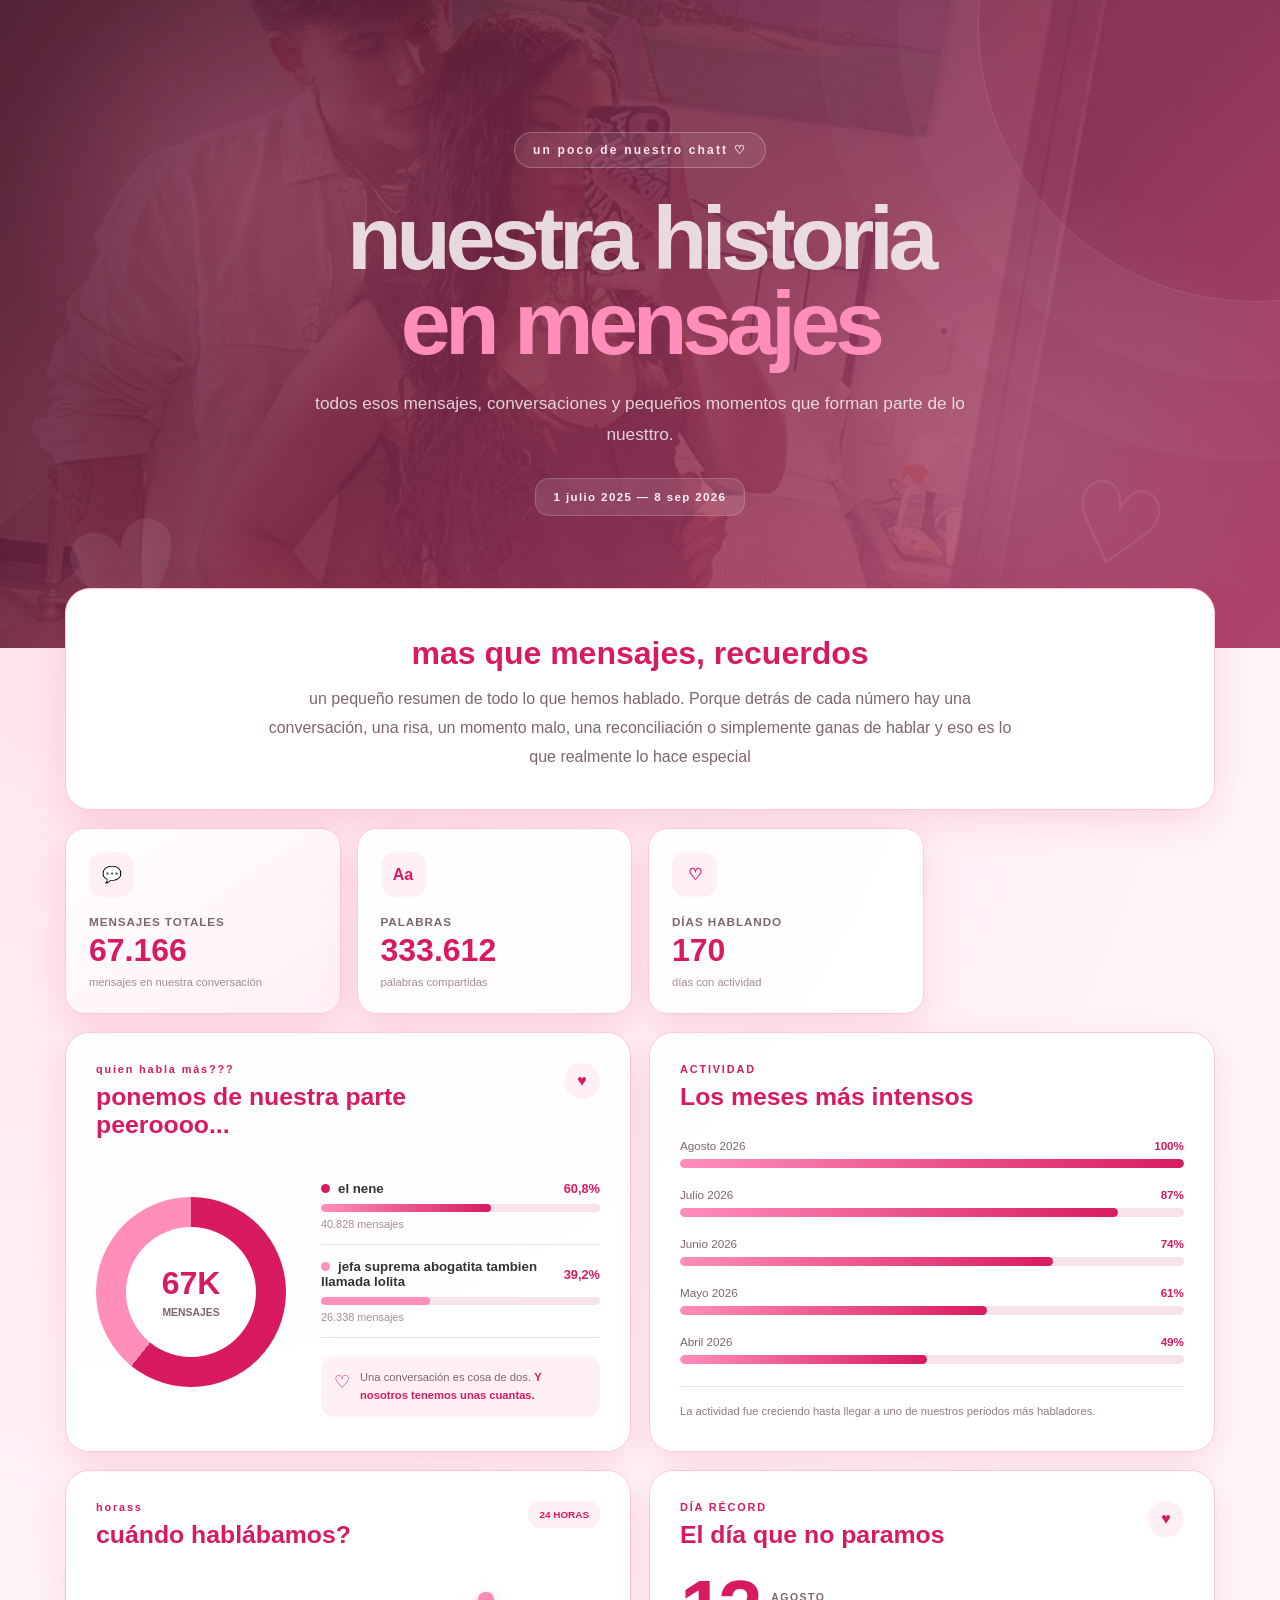
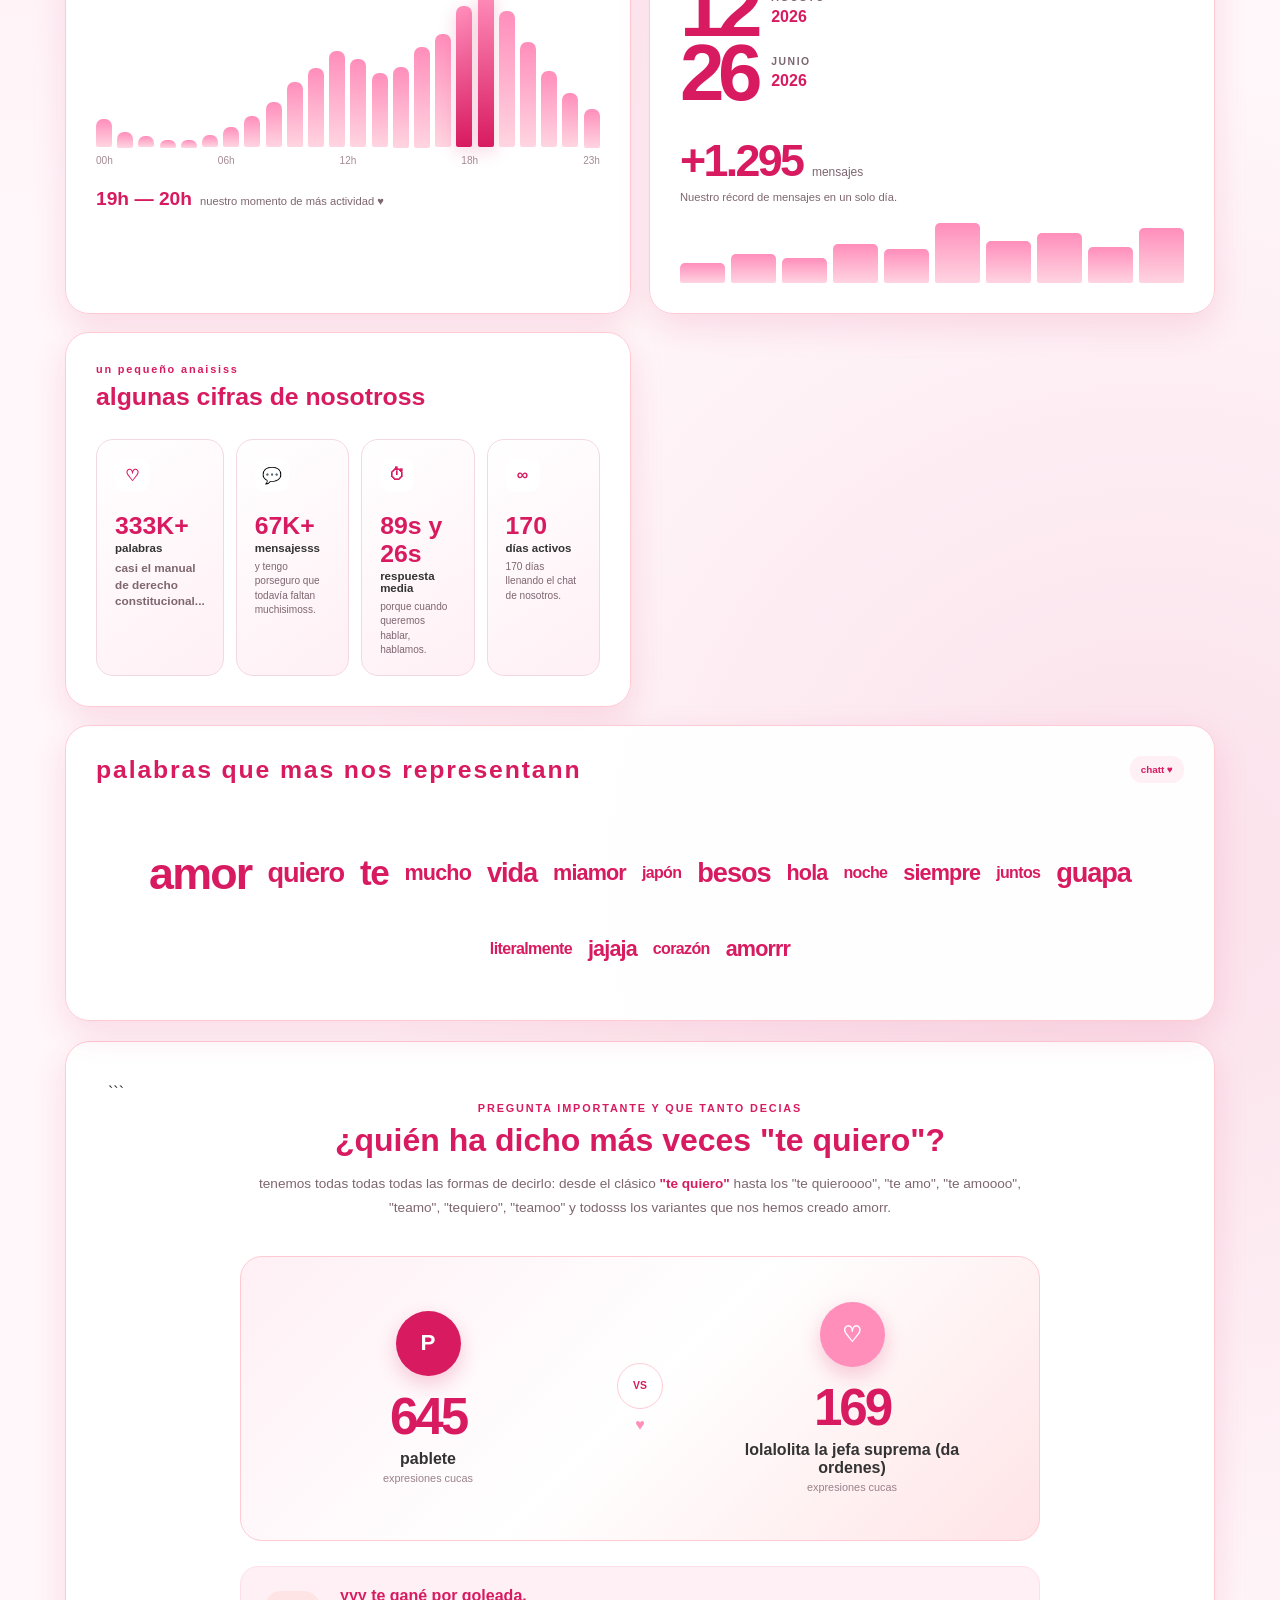
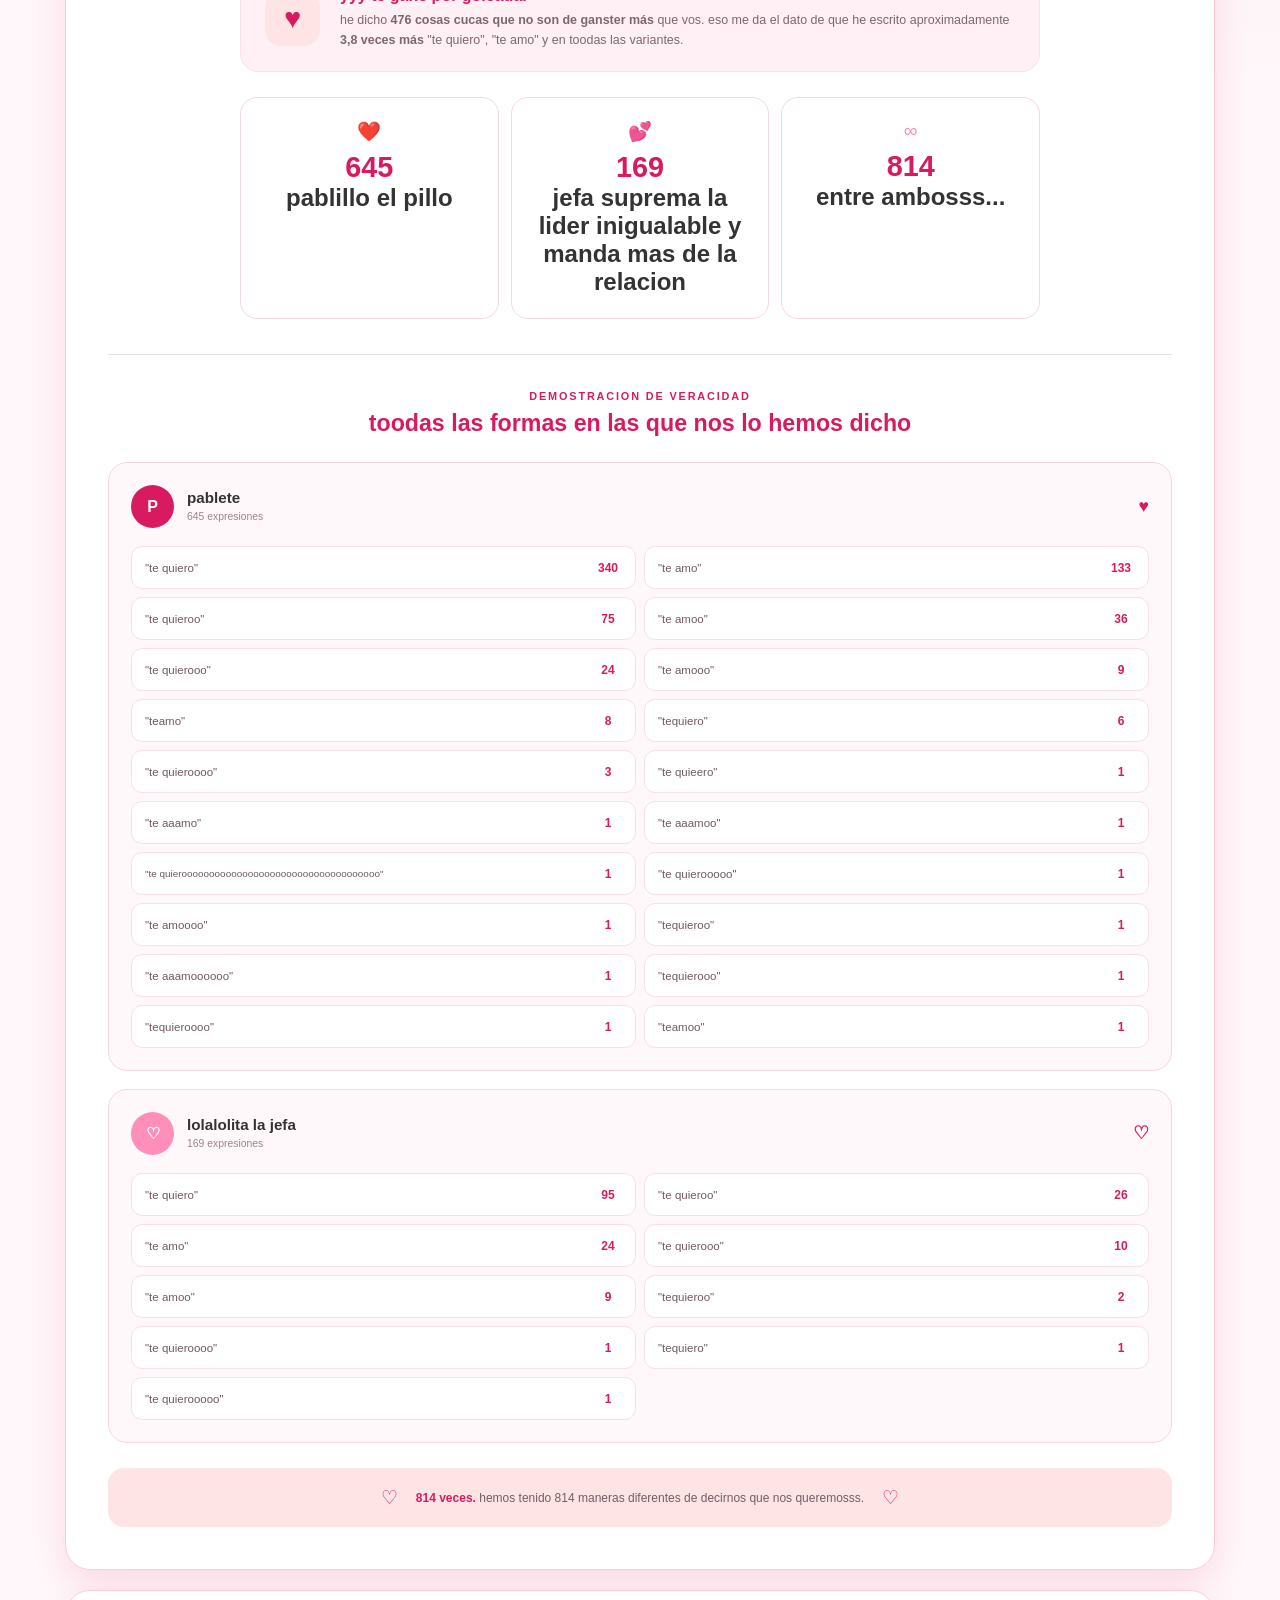
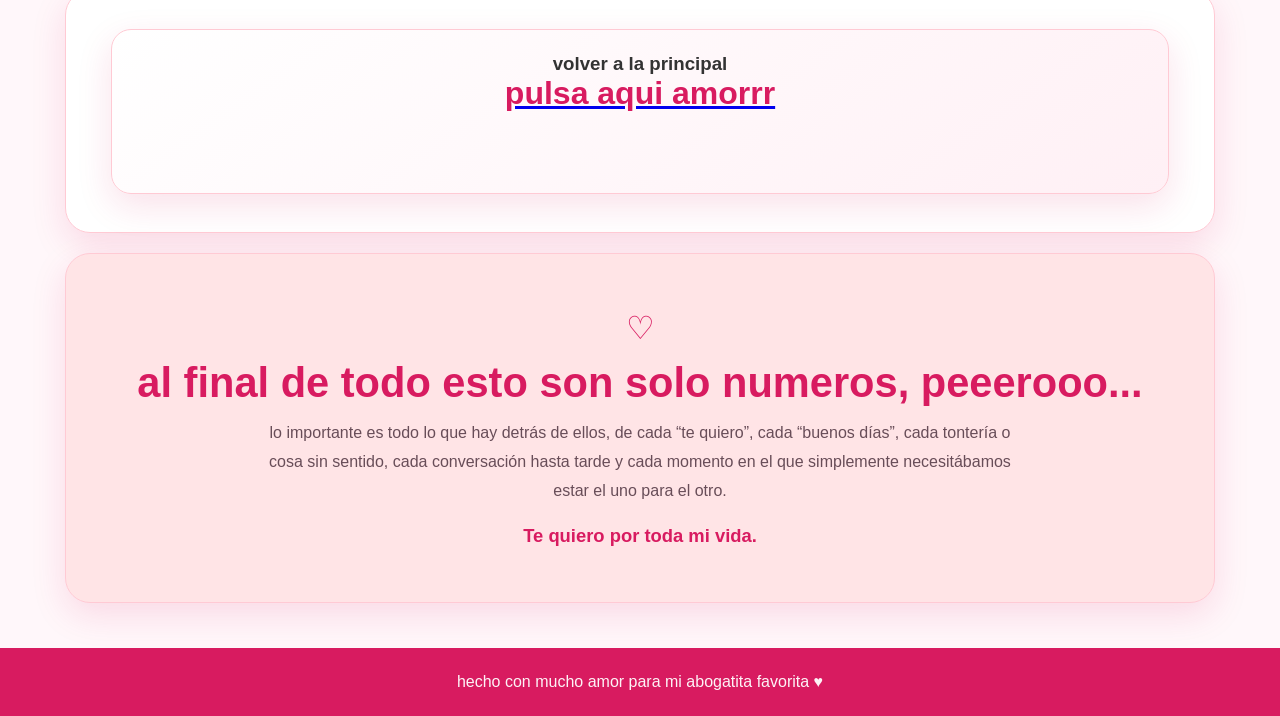
<file: LaJefa-main/estadisticas-chat.html>
<!-- Página de estadísticas del chat.
     En tu index.html puedes enlazarla con:
     <a href="estadisticas-chat.html">Ir a Análisis de Chat</a>
-->
<!DOCTYPE html>
<html lang="es">
<head>
    <meta charset="UTF-8">
    <meta name="viewport" content="width=device-width, initial-scale=1.0">
    <title>Nuestro Chat | Estadísticas</title>
    <link rel="stylesheet" href="estadisticas-chat.css">
</head>
<body>

    <header class="chat-hero">
        <div class="hero-overlay"></div>
        <div class="hero-decoration heart-one">♥</div>
        <div class="hero-decoration heart-two">♡</div>

        <div class="chat-hero-content">
            <span class="mini-title">un poco de nuestro chatt ♡</span>
            <h1>nuestra historia<br><span>en mensajes</span></h1>
            <p>todos esos mensajes, conversaciones y pequeños momentos que forman parte de lo nuesttro.</p>
            <div class="date-badge">1 julio 2025 — 8 sep 2026</div>
        </div>
    </header>

    <main class="chat-container">

        <section class="intro-card">
            <span class="section-label"></span>
            <h2>mas que mensajes, recuerdos</h2>
            <p>
                un pequeño resumen de todo lo que hemos hablado. Porque detrás de cada número
                hay una conversación, una risa, un momento malo, una reconciliación o simplemente
                ganas de hablar y eso es lo que realmente <span> lo hace especial</span>
            </p>
        </section>

        

        <section class="stats-grid">
            <article class="stat-card stat-main">
                <div class="stat-icon">💬</div>
                <span>Mensajes totales</span>
                <strong>67.166</strong>
                <small>mensajes en nuestra conversación</small>
            </article>

            <article class="stat-card">
                <div class="stat-icon">Aa</div>
                <span>Palabras</span>
                <strong>333.612</strong>
                <small>palabras compartidas</small>
            </article>

            <article class="stat-card">
                <div class="stat-icon">♡</div>
                <span>Días hablando</span>
                <strong>170</strong>
                <small>días con actividad</small>
            </article>

            
        </section>

        <section class="content-grid">

            <article class="panel panel-large">
                <div class="panel-heading">
                    <div>
                        <span class="section-label">quien habla más???</span>
                        <h2>ponemos de nuestra parte peeroooo...</h2>
                    </div>
                    <span class="corner-heart">♥</span>
                </div>

                <div class="people-chart">
                    <div class="donut" aria-label="Pablo 60,8 por ciento y ella 39,2 por ciento">
                        <div class="donut-center">
                            <strong>67K</strong>
                            <span>mensajes</span>
                        </div>
                    </div>

                    <div class="people-list">
                        <div class="person">
                            <div class="person-top">
                                <span><i class="dot"></i>el nene</span>
                                <b>60,8%</b>
                            </div>
                            <div class="progress"><i style="width:60.8%"></i></div>
                            <small>40.828 mensajes</small>
                        </div>

                        <div class="person">
                            <div class="person-top">
                                <span><i class="dot dot-light"></i>jefa suprema abogatita tambien llamada lolita</span>
                                <b>39,2%</b>
                            </div>
                            <div class="progress light"><i style="width:39.2%"></i></div>
                            <small>26.338 mensajes</small>
                        </div>

                        <div class="little-note">
                            <span>♡</span>
                            <p>Una conversación es cosa de dos. <strong>Y nosotros tenemos unas cuantas.</strong></p>
                        </div>
                    </div>
                </div>
            </article>

            <article class="panel">
                <div class="panel-heading">
                    <div>
                        <span class="section-label">ACTIVIDAD</span>
                        <h2>Los meses más intensos</h2>
                    </div>
                </div>

                <div class="bars">
                    <div class="bar-item">
                        <div><span>Agosto 2026</span><b>100%</b></div>
                        <div class="bar"><i style="width:100%"></i></div>
                    </div>
                    <div class="bar-item">
                        <div><span>Julio 2026</span><b>87%</b></div>
                        <div class="bar"><i style="width:87%"></i></div>
                    </div>
                    <div class="bar-item">
                        <div><span>Junio 2026</span><b>74%</b></div>
                        <div class="bar"><i style="width:74%"></i></div>
                    </div>
                    <div class="bar-item">
                        <div><span>Mayo 2026</span><b>61%</b></div>
                        <div class="bar"><i style="width:61%"></i></div>
                    </div>
                    <div class="bar-item">
                        <div><span>Abril 2026</span><b>49%</b></div>
                        <div class="bar"><i style="width:49%"></i></div>
                    </div>
                </div>

                <p class="panel-note">La actividad fue creciendo hasta llegar a uno de nuestros periodos más habladores.</p>
            </article>

            <article class="panel">
                <div class="panel-heading">
                    <div>
                        <span class="section-label">horass</span>
                        <h2>cuándo hablábamos?</h2>
                    </div>
                    <span class="soft-badge">24 HORAS</span>
                </div>

                <div class="hour-chart" aria-label="Gráfico de actividad por horas">
                    <i style="--height:18%"></i><i style="--height:10%"></i><i style="--height:7%"></i>
                    <i style="--height:5%"></i><i style="--height:5%"></i><i style="--height:8%"></i>
                    <i style="--height:13%"></i><i style="--height:20%"></i><i style="--height:29%"></i>
                    <i style="--height:42%"></i><i style="--height:51%"></i><i style="--height:62%"></i>
                    <i style="--height:57%"></i><i style="--height:48%"></i><i style="--height:52%"></i>
                    <i style="--height:65%"></i><i style="--height:73%"></i><i style="--height:91%" class="peak"></i>
                    <i style="--height:100%" class="peak"></i><i style="--height:88%"></i><i style="--height:68%"></i>
                    <i style="--height:49%"></i><i style="--height:35%"></i><i style="--height:25%"></i>
                </div>

                <div class="axis"><span>00h</span><span>06h</span><span>12h</span><span>18h</span><span>23h</span></div>

                <div class="peak-text">
                    <strong>19h — 20h</strong>
                    <span>nuestro momento de más actividad ♥</span>
                </div>
            </article>

            <article class="panel record-panel">
                <div class="panel-heading">
                    <div>
                        <span class="section-label">DÍA RÉCORD</span>
                        <h2>El día que no paramos</h2>
                    </div>
                    <span class="corner-heart">♥</span>
                </div>

                <div class="record-date">
                    <strong>12</strong>
                    <div>
                        <span>AGOSTO</span>
                        <b>2026</b>
                    </div>
                </div>

                <div class="record-date">
                    <strong>26</strong>
                    <div>
                        <span>JUNIO</span>
                        <b>2026</b>
                    </div>
                </div>

                <div class="record-number">+1.295 <span>mensajes</span></div>
                <p class="record-copy">Nuestro récord de mensajes en un solo día.</p>

                <div class="sparkline">
                    <i style="height:34%"></i><i style="height:49%"></i><i style="height:43%"></i>
                    <i style="height:65%"></i><i style="height:57%"></i><i style="height:100%"></i>
                    <i style="height:71%"></i><i style="height:84%"></i><i style="height:61%"></i>
                    <i style="height:92%"></i>
                </div>
            </article>

            <article class="panel panel-large">
                <div class="panel-heading">
                    <div>
                        <span class="section-label">un pequeño anaisiss</span>
                        <h2>algunas cifras de nosotross</h2>
                    </div>
                </div>

                <div class="details-grid">
                    <div class="detail-card">
                        <span class="detail-icon">♡</span>
                        <strong>333K+</strong>
                        <span>palabras</span>
                        <small> <h3>casi el manual de derecho constitucional...</h3></small>
                    </div>

                    <div class="detail-card">
                        <span class="detail-icon">💬</span>
                        <strong>67K+</strong>
                        <span>mensajesss</span>
                        <small>y tengo porseguro que todavía faltan muchisimoss.</small>
                    </div>

                    <div class="detail-card">
                        <span class="detail-icon">⏱</span>
                        <strong>89s y 26s</strong>
                        <span>respuesta media</span>
                        <small>porque cuando queremos hablar, hablamos.</small>
                    </div>

                    <div class="detail-card">
                        <span class="detail-icon">∞</span>
                        <strong>170</strong>
                        <span>días activos</span>
                        <small>170 días llenando el chat de nosotros.</small>
                    </div>
                </div>
            </article>

            <article class="panel words-panel">
                <div class="panel-heading">
                    <div>
                        <span class="section-label"> <h2>palabras que mas nos representann</h2></span>
                        
                    </div>
                    <span class="soft-badge">chatt ♥</span>
                </div>

                <div class="word-cloud">
                    <span class="w6">amor</span>
                  
                    <span class="w4">quiero</span>
                    <span class="w5">te</span>
                    <span class="w3">mucho</span>
                    <span class="w4">vida</span>
                    <span class="w3">miamor</span>
                    <span class="w2">japón</span>
                    <span class="w4">besos</span>
                    <span class="w3">hola</span>
                    <span class="w2">noche</span>
                    <span class="w3">siempre</span>
                    <span class="w2">juntos</span>
                    <span class="w4">guapa</span>
                    <span class="w2">literalmente</span>
                    <span class="w3">jajaja</span>
                    <span class="w2">corazón</span>
                    <span class="w3">amorrr</span>
                </div>

                
            </article>

        </section>

<section class="love-stat">

```
<div class="love-header">
    <span class="section-label"> PREGUNTA IMPORTANTE Y QUE TANTO DECIAS</span>
    <h2>¿quién ha dicho más veces "te quiero"? </h2>
    <p>
        tenemos todas todas todas las formas de decirlo: desde el clásico
        <strong>"te quiero"</strong> hasta los "te quieroooo",
        "te amo", "te amoooo", "teamo", "tequiero", "teamoo"
        y todosss los variantes que nos hemos creado amorr.
    </p>
</div>

<!-- RESULTADO PRINCIPAL -->
<div class="love-result">

    <div class="love-person love-winner">
        <div class="love-avatar">P</div>
        <span class="love-crown"></span>
        <strong>645</strong>
        <h3>pablete</h3>
        <small>expresiones cucas</small>
    </div>

    <div class="love-vs">
        <span>VS</span>
        <b>♥</b>
    </div>

    <div class="love-person">
        <div class="love-avatar girl">♡</div>
        <strong>169</strong>
        <h3>lolalolita la jefa suprema (da ordenes)</h3>
        <small>expresiones cucas</small>
    </div>

</div>

<!-- FRASE -->
<div class="love-message">
    <span class="love-big-heart">♥</span>

    <div>
        <strong>yyy te gané por goleada.</strong>

        <p>
            he dicho <b>476 cosas cucas que no son de ganster más</b> que vos.
            eso me da el dato de que he escrito aproximadamente
            <b>3,8 veces más</b> "te quiero", "te amo" y en toodas las variantes.
        </p>
    </div>
</div>

<!-- RESUMEN -->
<div class="love-summary">

    <div class="love-summary-card">
        <span>❤️</span>
        <strong>645</strong>
        <h2>pablillo el pillo</h2>
    </div>

    <div class="love-summary-card">
        <span>💕</span>
        <strong>169</strong>
        <h2>jefa suprema la lider inigualable y manda mas de la relacion</h2>
    </div>

    <div class="love-summary-card">
        <span>∞</span>
        <strong>814</strong>
        <h1>entre ambosss...</h1>
    </div>

</div>


<!-- TODAS LAS VARIANTES -->
<div class="love-variants">

    <div class="variants-header">
        <span class="section-label">DEMOSTRACION DE VERACIDAD</span>
        <h3>toodas las formas en las que nos lo hemos dicho</h3>
        
    </div>


    <!-- PABLO -->
    <div class="variants-person">

        <div class="variants-person-title">
            <div class="variant-avatar">P</div>

            <div>
                <h4>pablete</h4>
                <span>645 expresiones</span>
            </div>

            <b>♥</b>
        </div>

        <div class="variant-list">

            <div class="variant">
                <span>"te quiero"</span>
                <b>340</b>
            </div>

            <div class="variant">
                <span>"te amo"</span>
                <b>133</b>
            </div>

            <div class="variant">
                <span>"te quieroo"</span>
                <b>75</b>
            </div>

            <div class="variant">
                <span>"te amoo"</span>
                <b>36</b>
            </div>

            <div class="variant">
                <span>"te quierooo"</span>
                <b>24</b>
            </div>

            <div class="variant">
                <span>"te amooo"</span>
                <b>9</b>
            </div>

            <div class="variant">
                <span>"teamo"</span>
                <b>8</b>
            </div>

            <div class="variant">
                <span>"tequiero"</span>
                <b>6</b>
            </div>

            <div class="variant">
                <span>"te quieroooo"</span>
                <b>3</b>
            </div>

            <div class="variant">
                <span>"te quieero"</span>
                <b>1</b>
            </div>

            <div class="variant">
                <span>"te aaamo"</span>
                <b>1</b>
            </div>

            <div class="variant">
                <span>"te aaamoo"</span>
                <b>1</b>
            </div>

            <div class="variant long-variant">
                <span>"te quieroooooooooooooooooooooooooooooooooooo"</span>
                <b>1</b>
            </div>

            <div class="variant">
                <span>"te quierooooo"</span>
                <b>1</b>
            </div>

            <div class="variant">
                <span>"te amoooo"</span>
                <b>1</b>
            </div>

            <div class="variant">
                <span>"tequieroo"</span>
                <b>1</b>
            </div>

            <div class="variant">
                <span>"te aaamoooooo"</span>
                <b>1</b>
            </div>

            <div class="variant">
                <span>"tequierooo"</span>
                <b>1</b>
            </div>

            <div class="variant">
                <span>"tequieroooo"</span>
                <b>1</b>
            </div>

            <div class="variant">
                <span>"teamoo"</span>
                <b>1</b>
            </div>

        </div>
    </div>


    <!-- ELLA -->
    <div class="variants-person">

        <div class="variants-person-title">
            <div class="variant-avatar girl">♡</div>

            <div>
                <h4>lolalolita la jefa</h4>
                <span>169 expresiones</span>
            </div>

            <b>♡</b>
        </div>

        <div class="variant-list">

            <div class="variant">
                <span>"te quiero"</span>
                <b>95</b>
            </div>

            <div class="variant">
                <span>"te quieroo"</span>
                <b>26</b>
            </div>

            <div class="variant">
                <span>"te amo"</span>
                <b>24</b>
            </div>

            <div class="variant">
                <span>"te quierooo"</span>
                <b>10</b>
            </div>

            <div class="variant">
                <span>"te amoo"</span>
                <b>9</b>
            </div>

            <div class="variant">
                <span>"tequieroo"</span>
                <b>2</b>
            </div>

            <div class="variant">
                <span>"te quieroooo"</span>
                <b>1</b>
            </div>

            <div class="variant">
                <span>"tequiero"</span>
                <b>1</b>
            </div>

            <div class="variant">
                <span>"te quierooooo"</span>
                <b>1</b>
            </div>

        </div>
    </div>

</div>


<!-- FINAL -->
<div class="love-footer">
    <span>♡</span>
    <p>
        <strong>814 veces.</strong>
        hemos tenido 814 maneras diferentes de decirnos que nos queremosss.
    </p>
    <span>♡</span>
</div>


</section>

        
<div>
        <section class="intro-card">
          <article class="stat-card stat-main">
            <h1>volver a la principal</h1>
            <a href="index.html"> <h2>pulsa aqui amorrr </h2></a>
          </article>
    </div>  
        <section class="final-message">
            <span>♡</span>
            <h2>al final de todo esto son solo numeros, peeerooo...</h2>
            <p>
                lo importante es todo lo que hay detrás de ellos, de cada “te quiero”,
                cada “buenos días”, cada tontería o cosa sin sentido, cada conversación hasta tarde y
                cada momento en el que simplemente necesitábamos estar el uno para el otro.
            </p>
            <strong>Te quiero por toda mi vida.</strong>
        </section>

    </main>

    <footer class="chat-footer">
        <p>hecho con mucho amor para mi abogatita favorita ♥</p>
    </footer>

</body>
</html>
</file>
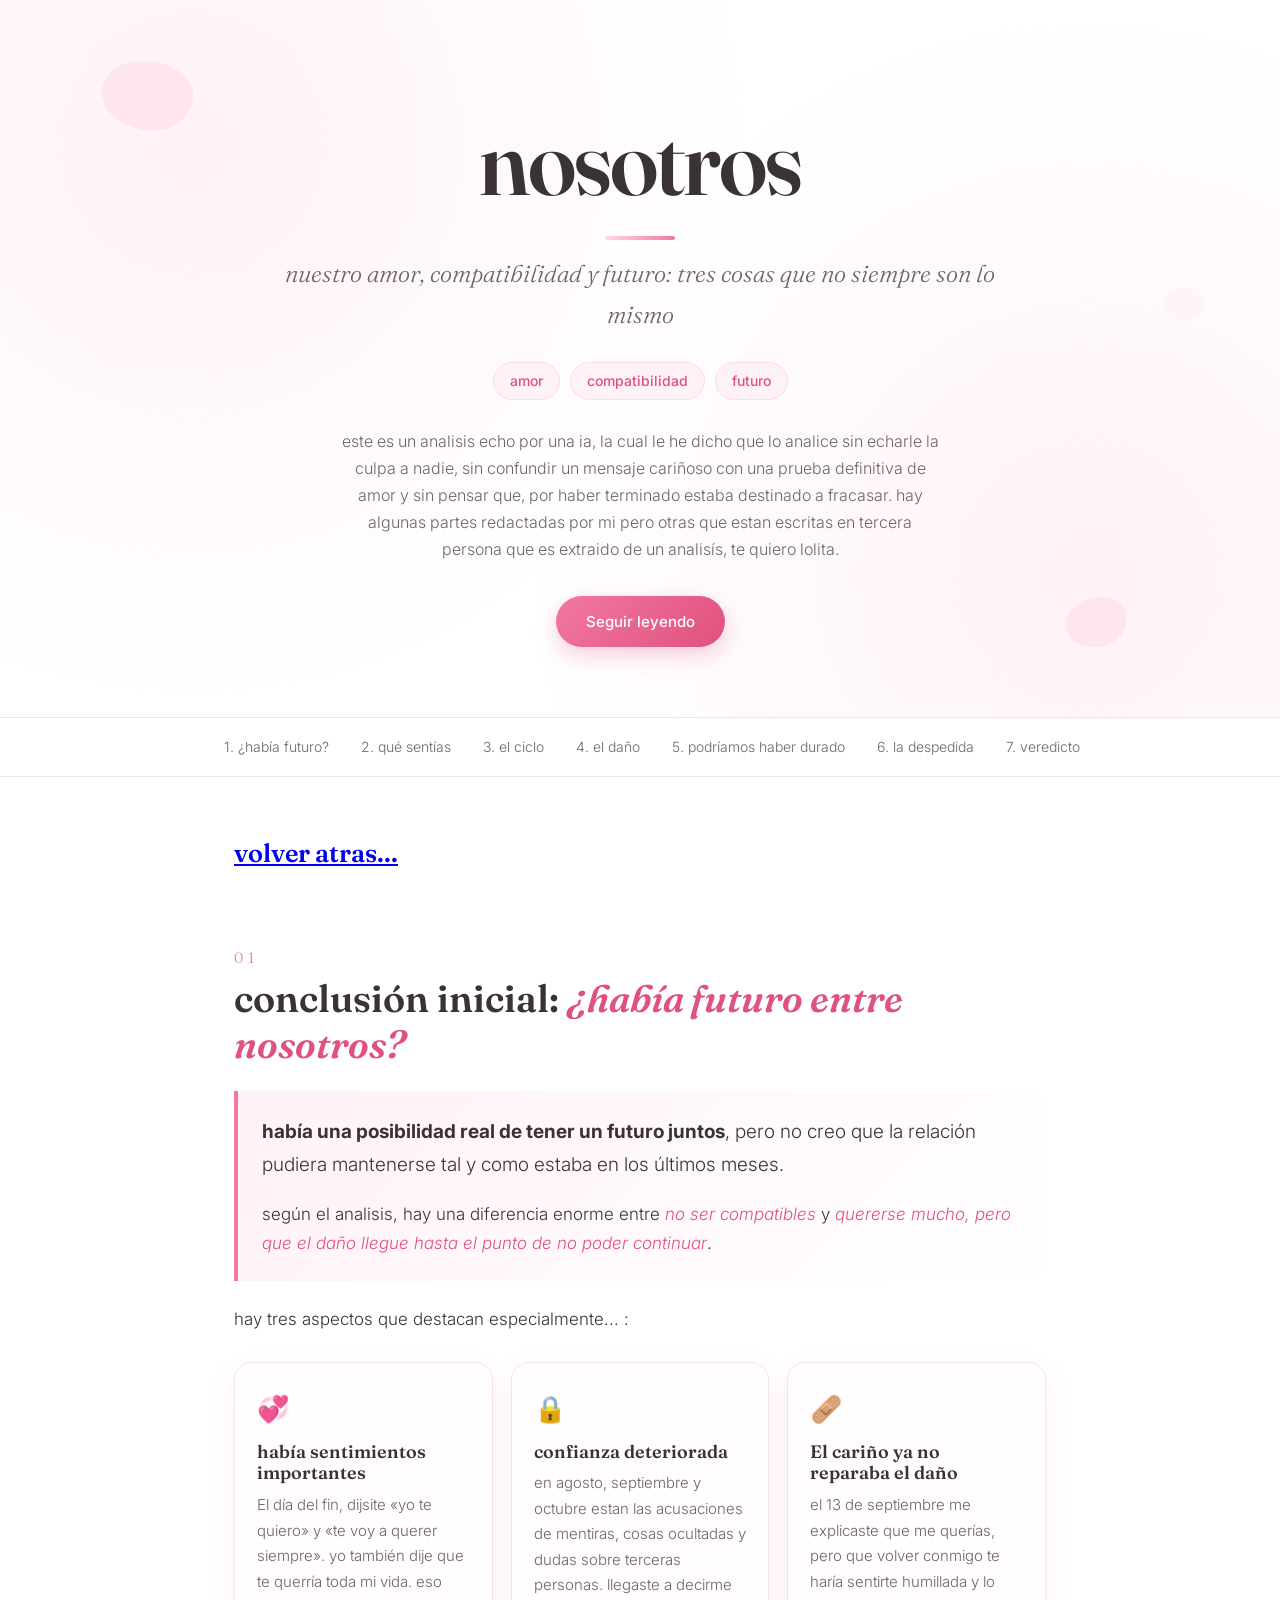
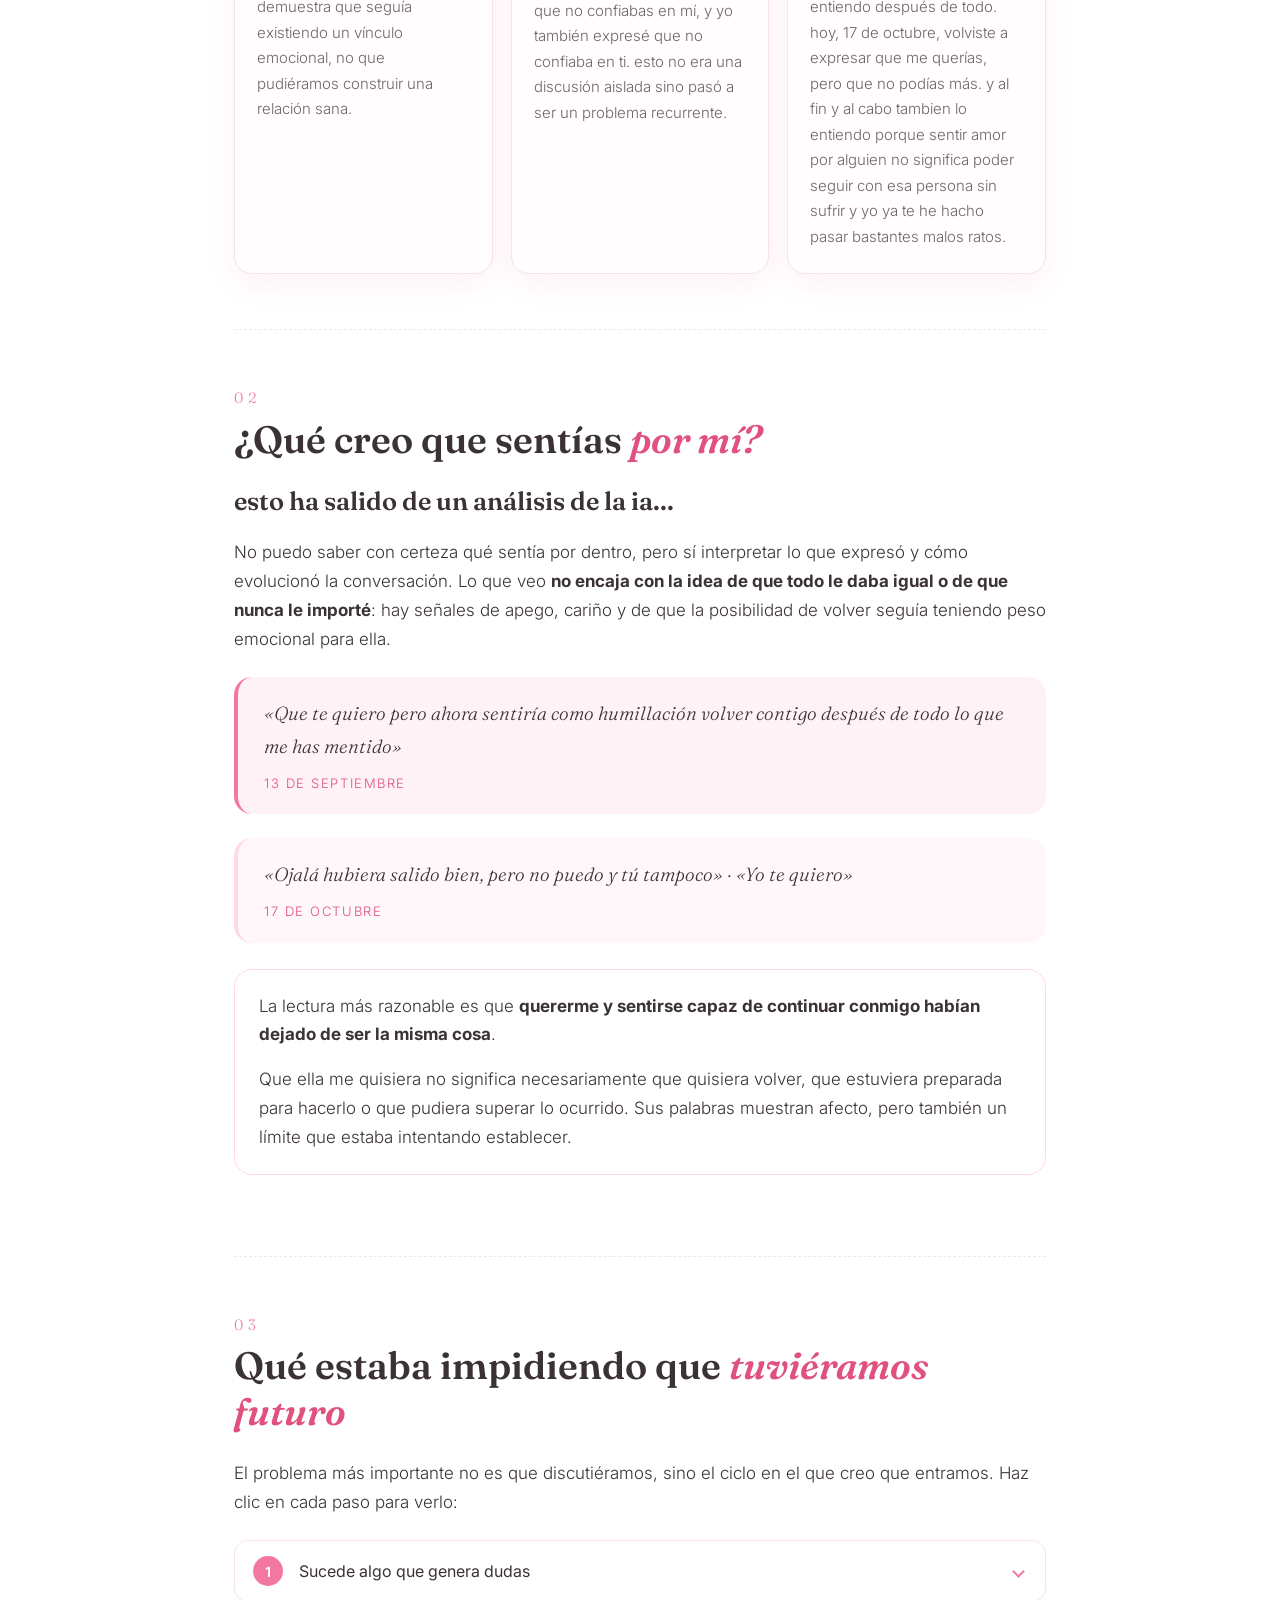
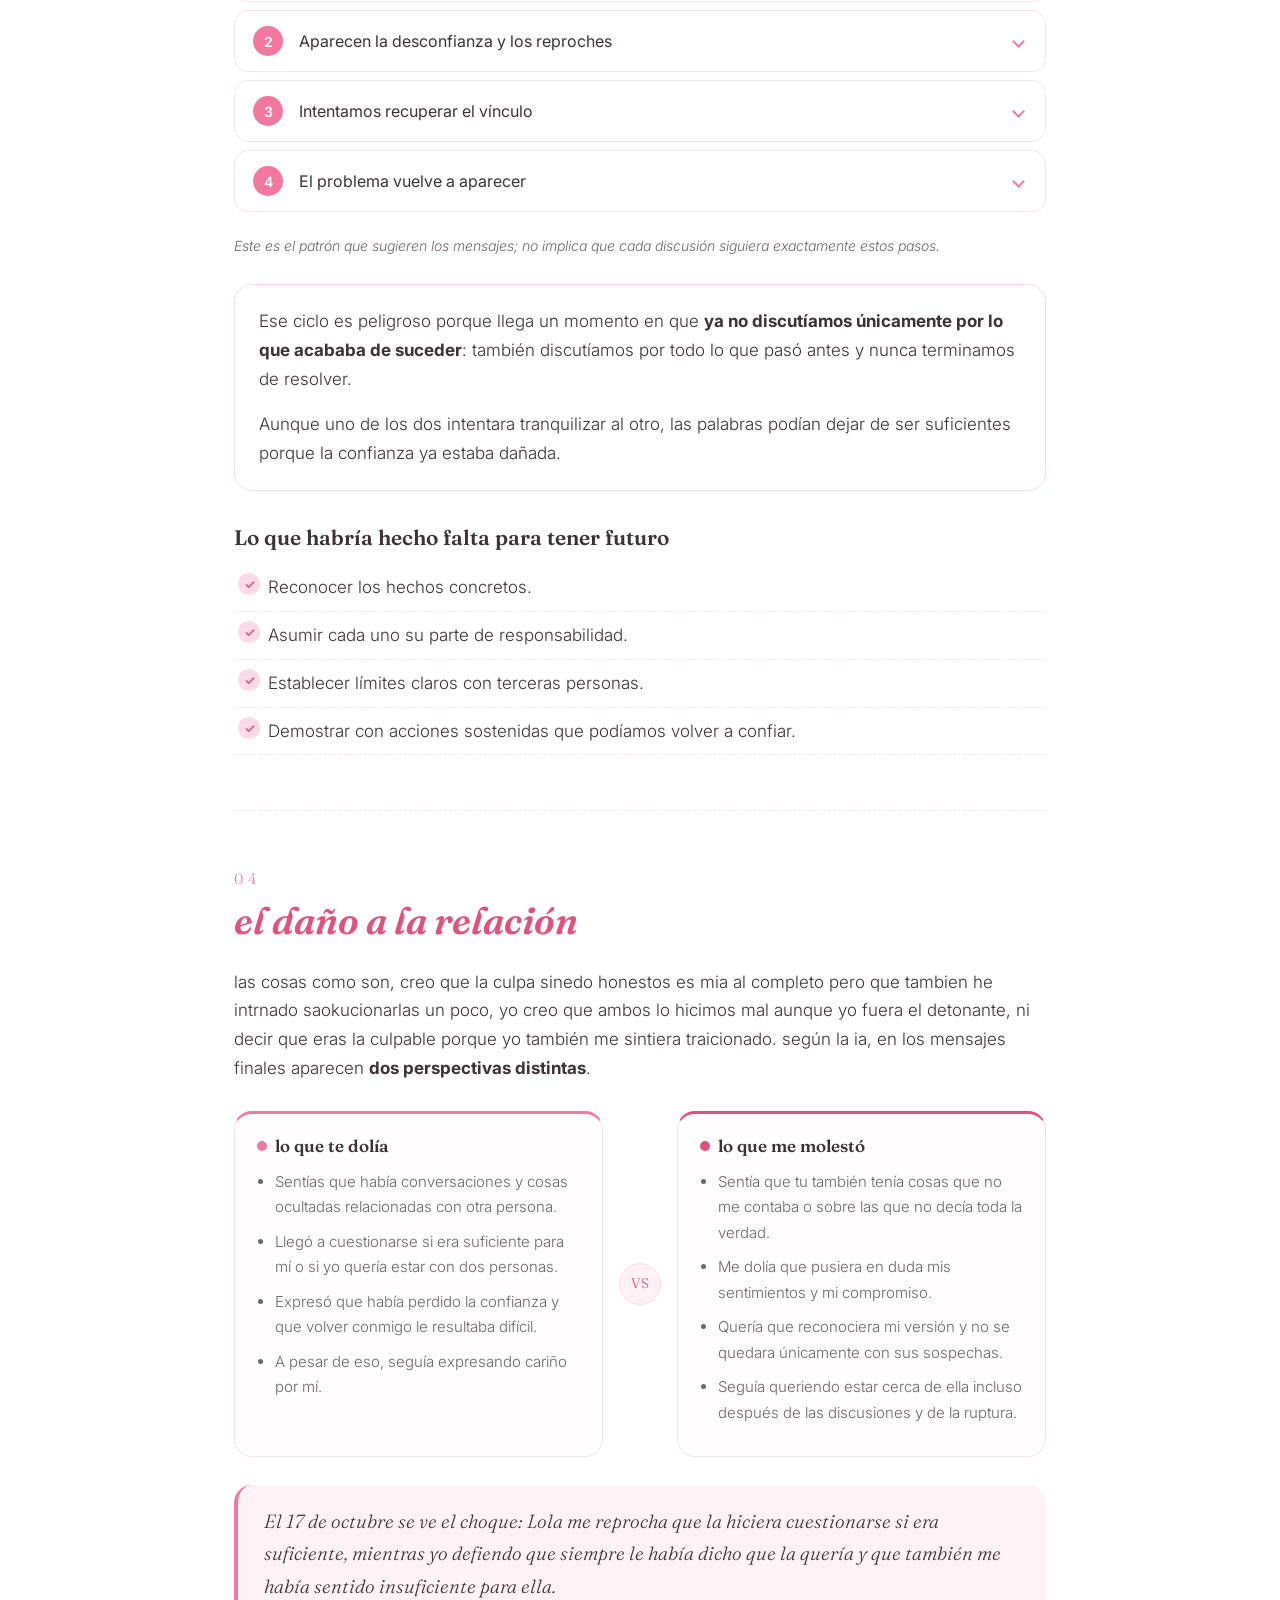
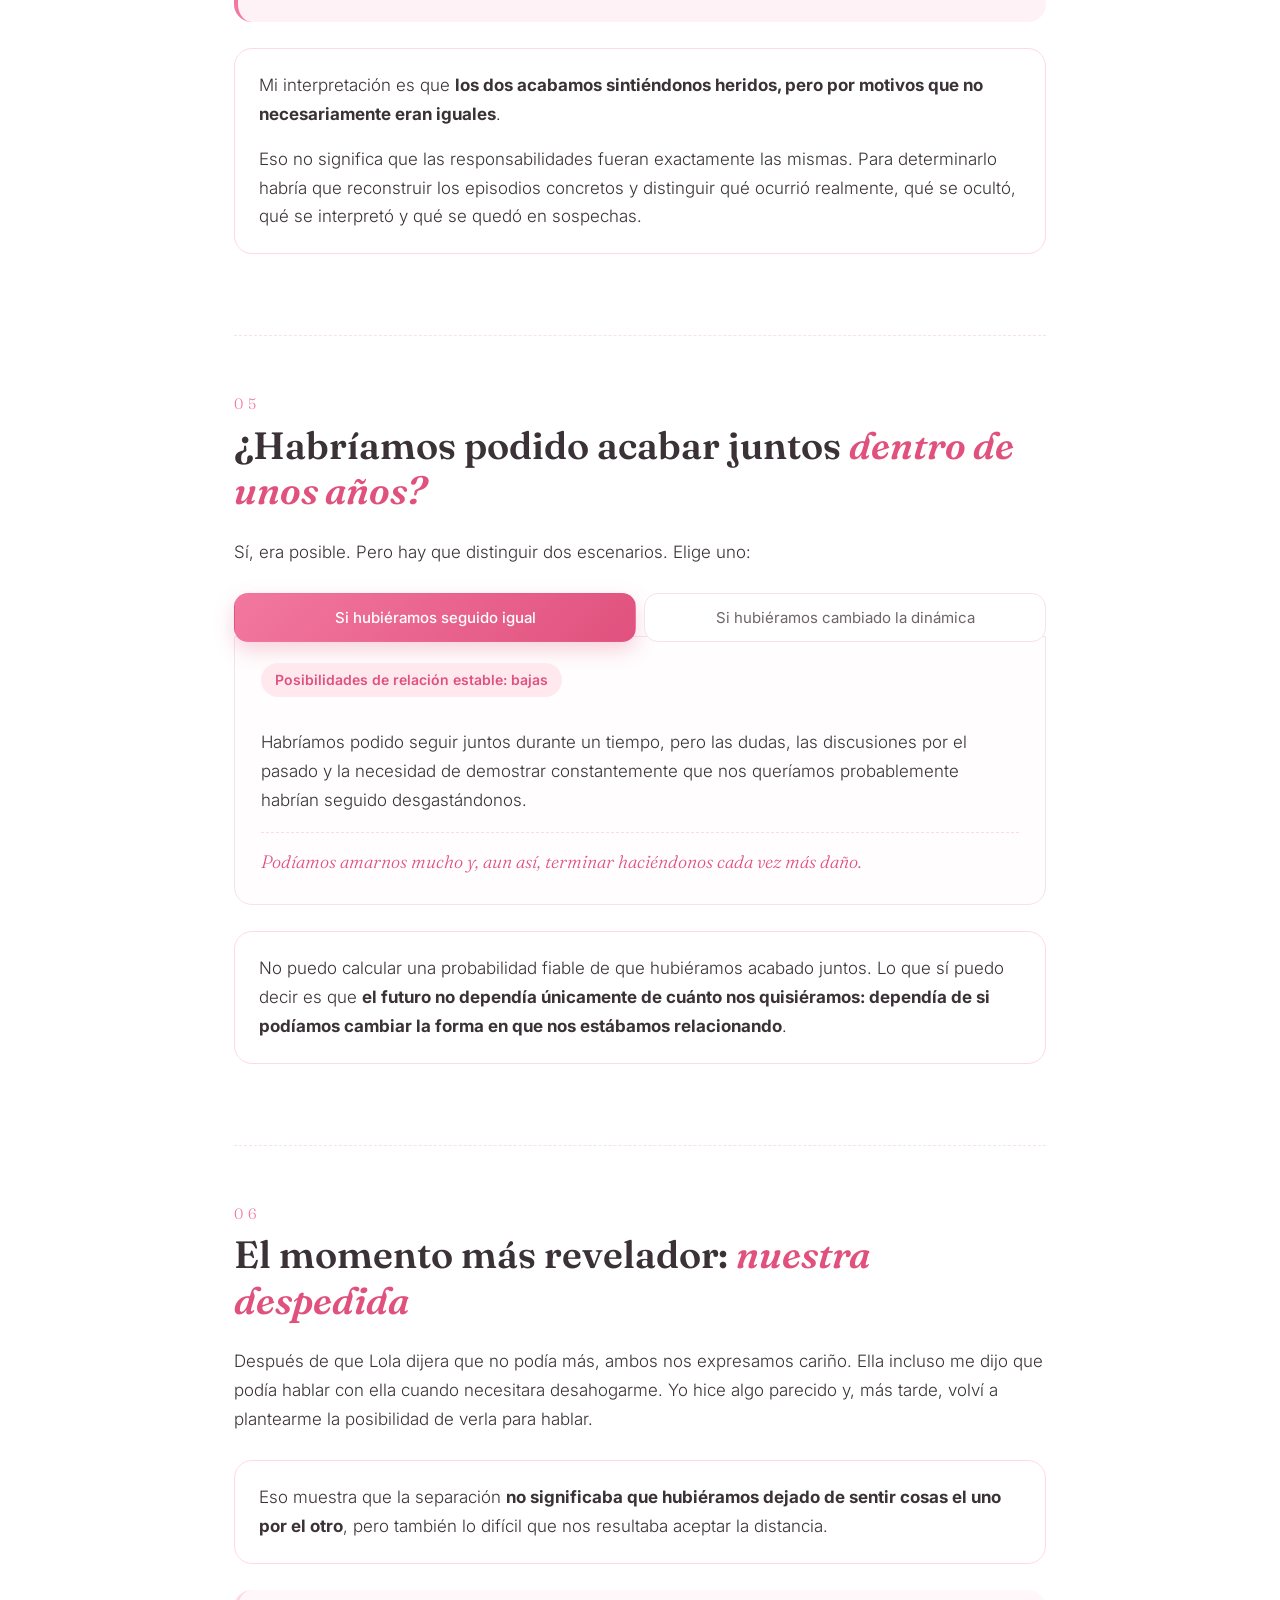
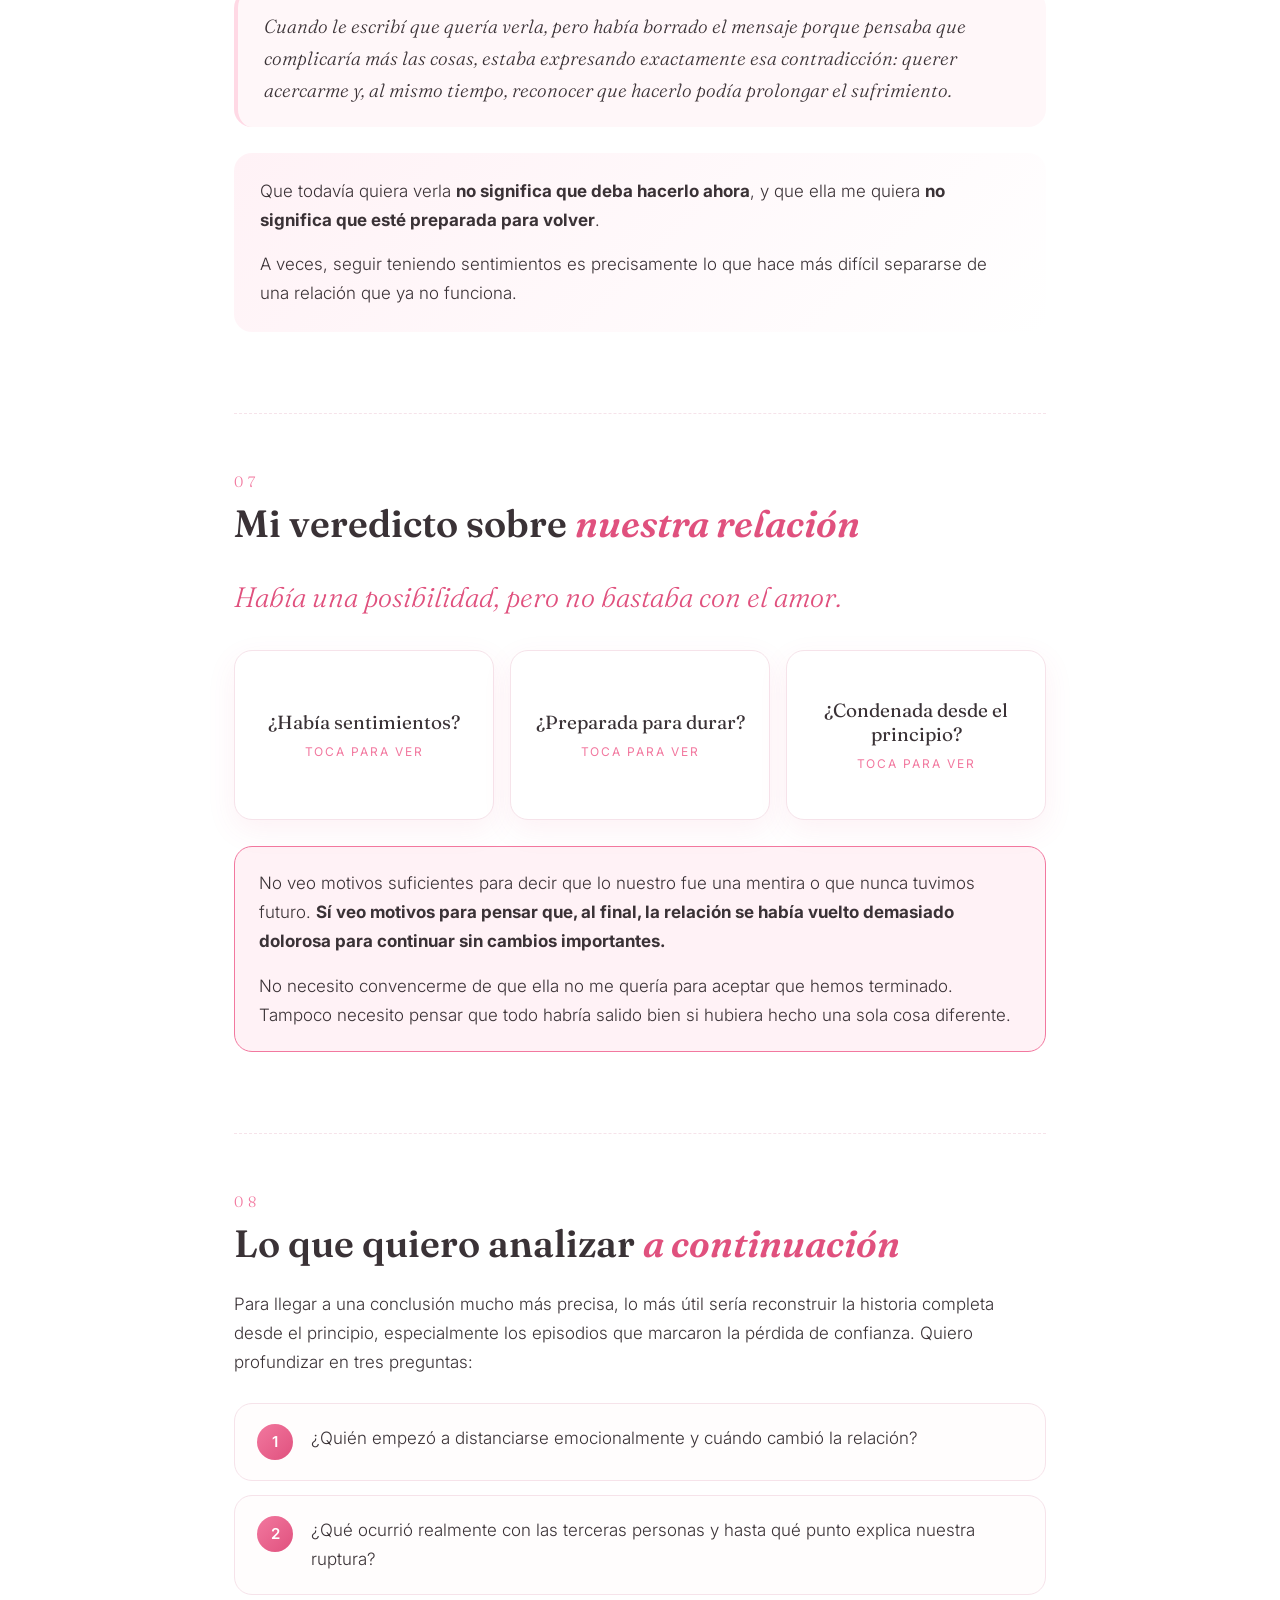
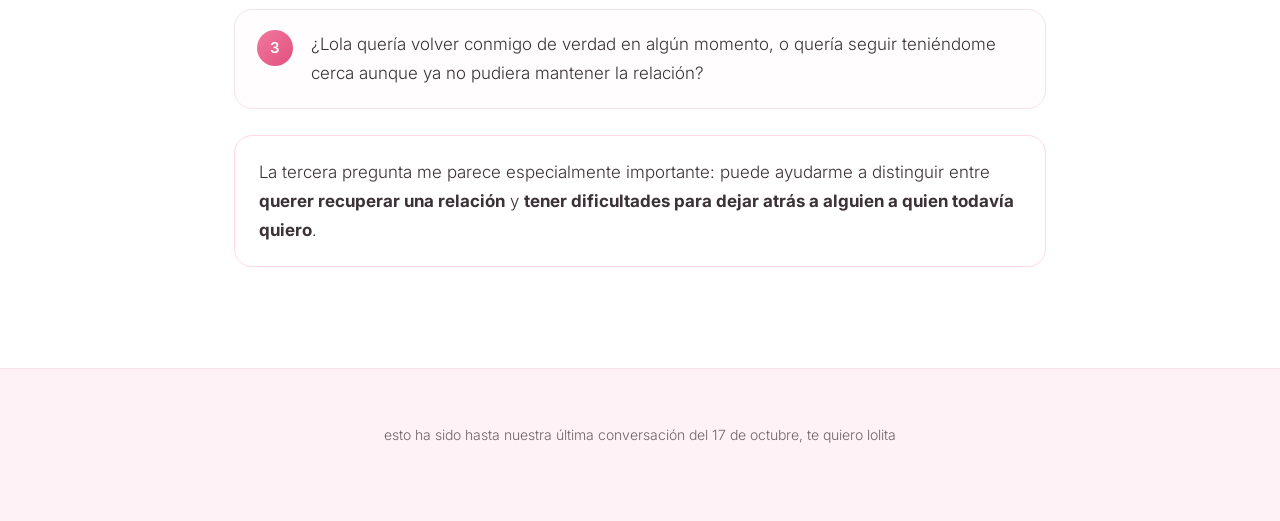
<file: LaJefa-main/indFINLOLA.html>
<!DOCTYPE html>
<html lang="es">
<head>
  <meta charset="UTF-8">
  <meta name="viewport" content="width=device-width, initial-scale=1.0">
  <title>nostros</title>
  <meta name="description" content="Mi punto de vista sobre el amor, la compatibilidad y el futuro.">
  <link rel="preconnect" href="https://fonts.googleapis.com">
  <link rel="preconnect" href="https://fonts.gstatic.com" crossorigin>
  <link href="https://fonts.googleapis.com/css2?family=Fraunces:opsz,wght@9..144,400;9..144,600;9..144,700&family=Inter:wght@300;400;500;600&display=swap" rel="stylesheet">
  <link rel="stylesheet" href="FINLOLA.css">
</head>
<body>

  <!-- Barra de progreso de lectura -->
  <div class="progress" id="progress" aria-hidden="true"></div>

  <!-- Cabecera -->
  <header class="hero">
    <div class="hero__deco" aria-hidden="true">
      <span class="petal petal--1"></span>
      <span class="petal petal--2"></span>
      <span class="petal petal--3"></span>
    </div>
    <div class="hero__inner">
      <p class="hero__eyebrow"></p>
      <h1 class="hero__title"> nosotros</h1>
      <p class="hero__subtitle">nuestro amor, compatibilidad y futuro: tres cosas que no siempre son lo mismo</p>
      <div class="hero__tags">
        <span class="tag">amor</span>
        <span class="tag">compatibilidad</span>
        <span class="tag">futuro</span>
      </div>
      <p class="hero__note">
        este es un analisis echo por una ia, la cual le he dicho que lo analice sin echarle la culpa a nadie, sin confundir un mensaje
        cariñoso con una prueba definitiva de amor y sin pensar que, por haber terminado
        estaba destinado a fracasar.
        hay algunas partes redactadas por mi pero otras que estan escritas en tercera persona que es extraido de un analisís, te quiero lolita.
      </p>
      <a class="btn" href="#futuro">Seguir leyendo</a>
    </div>
  </header>

  <!-- Navegación lateral / superior -->
  <nav class="toc" id="toc" aria-label="Índice">
    <ul class="toc__list">
      <li><a href="#futuro">1. ¿había futuro?</a></li>
      <li><a href="#lola">2. qué sentías</a></li>
      <li><a href="#ciclo">3. el ciclo</a></li>
      <li><a href="#duelo">4. el daño</a></li>
      <li><a href="#escenarios">5. podríamos haber durado</a></li>
      <li><a href="#despedida">6. la despedida</a></li>
      <li><a href="#veredicto">7. veredicto</a></li>
      <li><a href="#siguiente">8. siguiente...</a></li>
    </ul>
  </nav>

  <main class="wrap">
  <a href="index.html" target="_blank"> <h2> volver atras... </h2> </a>

    <!-- 1. CONCLUSIÓN INICIAL -->
    <section class="section reveal" id="futuro">
      <p class="section__number">01</p>
      <h2 class="section__title">conclusión inicial: <em>¿había futuro entre nosotros?</em></h2>

      <div class="answer">
        <p>
          <strong>había una posibilidad real de tener un futuro juntos</strong>, pero no
          creo que la relación pudiera mantenerse tal y como estaba en los últimos meses.
        </p>
        <p>
          según el analisis, hay una diferencia enorme entre <em>no ser compatibles</em> y
          <em>quererse mucho, pero que el daño llegue hasta el punto de no poder continuar</em>.
        </p>
      </div>

      <p>
        hay tres aspectos que destacan especialmente... :
      </p>

      <div class="cards">
        <article class="card">
          <span class="card__icon">💞</span>
          <h3>había sentimientos importantes</h3>
          <p>
            El día del fin, dijsite «yo te quiero» y
            «te voy a querer siempre». yo también dije que te querría toda mi vida.
            eso demuestra que seguía existiendo un vínculo emocional, no que pudiéramos
            construir una relación sana.
          </p>
        </article>
        <article class="card">
          <span class="card__icon">🔒</span>
          <h3>confianza deteriorada</h3>
          <p>
            en agosto, septiembre y octubre estan las acusaciones de mentiras, cosas
            ocultadas y dudas sobre terceras personas. llegaste a decirme que no confiabas
            en mí, y yo también expresé que no confiaba en ti. esto no era una discusión
            aislada sino pasó a ser un problema recurrente.
          </p>
        </article>
        <article class="card">
          <span class="card__icon">🩹</span>
          <h3>El cariño ya no reparaba el daño</h3>
          <p>
            el 13 de septiembre me explicaste que me querías, pero que volver conmigo te
            haría sentirte humillada y lo entiendo después de todo. hoy, 17 de octubre, volviste a expresar que me querías, pero
            que no podías más. y al fin y al cabo tambien lo entiendo porque sentir amor por alguien no significa poder seguir con esa
            persona sin sufrir y yo ya te he hacho pasar bastantes malos ratos.
          </p>
        </article>
      </div>
    </section>

    <!-- 2. QUÉ SENTÍA LOLA -->
    <section class="section reveal" id="lola">
      <p class="section__number">02</p>
      <h2 class="section__title">¿Qué creo que sentías <em> por mí?</em></h2>

      <p>
        <h2> esto ha salido de un análisis de la ia... </h2>
        No puedo saber con certeza qué sentía por dentro, pero sí interpretar lo que expresó
        y cómo evolucionó la conversación. Lo que veo <strong>no encaja con la idea de que
        todo le daba igual o de que nunca le importé</strong>: hay señales de apego,
        cariño y de que la posibilidad de volver seguía teniendo peso emocional para ella.
      </p>

      <blockquote class="quote quote--pink">
        <p>«Que te quiero pero ahora sentiría como humillación volver contigo después de todo lo que me has mentido»</p>
        <cite>13 de septiembre</cite>
      </blockquote>

      <blockquote class="quote quote--soft">
        <p>«Ojalá hubiera salido bien, pero no puedo y tú tampoco» · «Yo te quiero»</p>
        <cite>17 de octubre</cite>
      </blockquote>

      <div class="highlight">
        <p>
          La lectura más razonable es que <strong>quererme y sentirse capaz de continuar
          conmigo habían dejado de ser la misma cosa</strong>.
        </p>
        <p>
          Que ella me quisiera no significa necesariamente que quisiera volver, que estuviera
          preparada para hacerlo o que pudiera superar lo ocurrido. Sus palabras muestran
          afecto, pero también un límite que estaba intentando establecer.
        </p>
      </div>
    </section>

    <!-- 3. EL CICLO -->
    <section class="section reveal" id="ciclo">
      <p class="section__number">03</p>
      <h2 class="section__title">Qué estaba impidiendo que <em>tuviéramos futuro</em></h2>

      <p>
        El problema más importante no es que discutiéramos, sino el ciclo en el que
        creo que entramos. Haz clic en cada paso para verlo:
      </p>

      <div class="cycle" id="cycle">
        <button class="cycle__step" data-step="1" aria-expanded="false">
          <span class="cycle__num">1</span>
          <span class="cycle__label">Sucede algo que genera dudas</span>
          <span class="cycle__arrow" aria-hidden="true"></span>
        </button>
        <div class="cycle__body">
          <p>Conversaciones con otras personas, información ocultada o situaciones ambiguas.</p>
        </div>

        <button class="cycle__step" data-step="2" aria-expanded="false">
          <span class="cycle__num">2</span>
          <span class="cycle__label">Aparecen la desconfianza y los reproches</span>
          <span class="cycle__arrow" aria-hidden="true"></span>
        </button>
        <div class="cycle__body">
          <p>Se cuestiona lo ocurrido y se vuelve a discutir sobre hechos anteriores.</p>
        </div>

        <button class="cycle__step" data-step="3" aria-expanded="false">
          <span class="cycle__num">3</span>
          <span class="cycle__label">Intentamos recuperar el vínculo</span>
          <span class="cycle__arrow" aria-hidden="true"></span>
        </button>
        <div class="cycle__body">
          <p>Vuelven el cariño, las conversaciones y las declaraciones de amor.</p>
        </div>

        <button class="cycle__step" data-step="4" aria-expanded="false">
          <span class="cycle__num">4</span>
          <span class="cycle__label">El problema vuelve a aparecer</span>
          <span class="cycle__arrow" aria-hidden="true"></span>
        </button>
        <div class="cycle__body">
          <p>Las heridas anteriores siguen abiertas y un nuevo episodio reactiva las dudas.</p>
        </div>
      </div>

      <p class="fine">Este es el patrón que sugieren los mensajes; no implica que cada discusión siguiera exactamente estos pasos.</p>

      <div class="highlight">
        <p>
          Ese ciclo es peligroso porque llega un momento en que <strong>ya no discutíamos
          únicamente por lo que acababa de suceder</strong>: también discutíamos por todo lo que
          pasó antes y nunca terminamos de resolver.
        </p>
        <p>
          Aunque uno de los dos intentara tranquilizar al otro, las palabras podían dejar de
          ser suficientes porque la confianza ya estaba dañada.
        </p>
      </div>

      <h3 class="subtitle">Lo que habría hecho falta para tener futuro</h3>
      <ul class="checks">
        <li>Reconocer los hechos concretos.</li>
        <li>Asumir cada uno su parte de responsabilidad.</li>
        <li>Establecer límites claros con terceras personas.</li>
        <li>Demostrar con acciones sostenidas que podíamos volver a confiar.</li>
      </ul>
    </section>

    <!-- 4. QUIÉN HACÍA MÁS DAÑO -->
    <section class="section reveal" id="duelo">
      <p class="section__number">04</p>
      <h2 class="section__title"> <em>el daño a la relación</em></h2>

      <p>
        las cosas como son, creo que la culpa sinedo honestos es mia al completo pero que tambien he intrnado saokucionarlas un poco, yo creo que ambos lo hicimos mal aunque yo fuera el detonante, ni decir que eras la culpable porque yo también me sintiera
        traicionado. según la ia, en los mensajes finales aparecen <strong>dos perspectivas distintas</strong>.
      </p>

      <div class="versus">
        <div class="versus__col versus__col--left">
          <h3><span class="dot dot--pink"></span> lo que te dolía</h3>
          <ul>
            <li>Sentías que había conversaciones y cosas ocultadas relacionadas con otra persona.</li>
            <li>Llegó a cuestionarse si era suficiente para mí o si yo quería estar con dos personas.</li>
            <li>Expresó que había perdido la confianza y que volver conmigo le resultaba difícil.</li>
            <li>A pesar de eso, seguía expresando cariño por mí.</li>
          </ul>
        </div>
        <div class="versus__divider" aria-hidden="true">
          <span>VS</span>
        </div>
        <div class="versus__col versus__col--right">
          <h3><span class="dot dot--rose"></span> lo que me molestó</h3>
          <ul>
            <li>Sentía que tu también tenía cosas que no me contaba o sobre las que no decía toda la verdad.</li>
            <li>Me dolía que pusiera en duda mis sentimientos y mi compromiso.</li>
            <li>Quería que reconociera mi versión y no se quedara únicamente con sus sospechas.</li>
            <li>Seguía queriendo estar cerca de ella incluso después de las discusiones y de la ruptura.</li>
          </ul>
        </div>
      </div>

      <blockquote class="quote quote--pink">
        <p>
          El 17 de octubre se ve el choque: Lola me reprocha que la hiciera cuestionarse si
          era suficiente, mientras yo defiendo que siempre le había dicho que la quería y
          que también me había sentido insuficiente para ella.
        </p>
      </blockquote>

      <div class="highlight">
        <p>
          Mi interpretación es que <strong>los dos acabamos sintiéndonos heridos, pero por
          motivos que no necesariamente eran iguales</strong>.
        </p>
        <p>
          Eso no significa que las responsabilidades fueran exactamente las mismas. Para
          determinarlo habría que reconstruir los episodios concretos y distinguir qué
          ocurrió realmente, qué se ocultó, qué se interpretó y qué se quedó en sospechas.
        </p>
      </div>
    </section>

    <!-- 5. ESCENARIOS -->
    <section class="section reveal" id="escenarios">
      <p class="section__number">05</p>
      <h2 class="section__title">¿Habríamos podido acabar juntos <em>dentro de unos años?</em></h2>

      <p>Sí, era posible. Pero hay que distinguir dos escenarios. Elige uno:</p>

      <div class="tabs" id="scenarioTabs" role="tablist">
        <button class="tab is-active" role="tab" data-tab="igual" aria-selected="true">
          Si hubiéramos seguido igual
        </button>
        <button class="tab" role="tab" data-tab="cambio" aria-selected="false">
          Si hubiéramos cambiado la dinámica
        </button>
      </div>

      <div class="panel is-active" data-panel="igual">
        <p class="panel__verdict panel__verdict--low">Posibilidades de relación estable: bajas</p>
        <p>
          Habríamos podido seguir juntos durante un tiempo, pero las dudas, las discusiones
          por el pasado y la necesidad de demostrar constantemente que nos queríamos
          probablemente habrían seguido desgastándonos.
        </p>
        <p class="panel__quote">Podíamos amarnos mucho y, aun así, terminar haciéndonos cada vez más daño.</p>
      </div>

      <div class="panel" data-panel="cambio">
        <p class="panel__verdict panel__verdict--high">Habría existido una oportunidad real</p>
        <p>
          Pero no bastaba con volver a hablar, echarnos de menos o prometer que todo sería
          diferente. Habría hecho falta que ambos asumiéramos nuestra responsabilidad, que
          las explicaciones fueran honestas, que se respetaran los límites de cada uno y que
          la confianza se recuperara con hechos.
        </p>
        <p class="panel__quote">También habría sido necesario aprender a discutir sin convertir cada desacuerdo en una revisión de toda la relación.</p>
      </div>

      <div class="highlight">
        <p>
          No puedo calcular una probabilidad fiable de que hubiéramos acabado juntos. Lo que
          sí puedo decir es que <strong>el futuro no dependía únicamente de cuánto nos
          quisiéramos: dependía de si podíamos cambiar la forma en que nos estábamos
          relacionando</strong>.
        </p>
      </div>
    </section>

    <!-- 6. LA DESPEDIDA -->
    <section class="section reveal" id="despedida">
      <p class="section__number">06</p>
      <h2 class="section__title">El momento más revelador: <em>nuestra despedida</em></h2>

      <p>
        Después de que Lola dijera que no podía más, ambos nos expresamos cariño. Ella
        incluso me dijo que podía hablar con ella cuando necesitara desahogarme. Yo
        hice algo parecido y, más tarde, volví a plantearme la posibilidad de verla
        para hablar.
      </p>

      <div class="highlight">
        <p>
          Eso muestra que la separación <strong>no significaba que hubiéramos dejado de
          sentir cosas el uno por el otro</strong>, pero también lo difícil que nos resultaba
          aceptar la distancia.
        </p>
      </div>

      <blockquote class="quote quote--soft">
        <p>
          Cuando le escribí que quería verla, pero había borrado el mensaje porque
          pensaba que complicaría más las cosas, estaba expresando exactamente esa
          contradicción: querer acercarme y, al mismo tiempo, reconocer que hacerlo podía
          prolongar el sufrimiento.
        </p>
      </blockquote>

      <div class="advice">
        <p>
          Que todavía quiera verla <strong>no significa que deba hacerlo ahora</strong>,
          y que ella me quiera <strong>no significa que esté preparada para volver</strong>.
        </p>
        <p>
          A veces, seguir teniendo sentimientos es precisamente lo que hace más difícil
          separarse de una relación que ya no funciona.
        </p>
      </div>
    </section>

    <!-- 7. VEREDICTO -->
    <section class="section reveal" id="veredicto">
      <p class="section__number">07</p>
      <h2 class="section__title">Mi veredicto sobre <em>nuestra relación</em></h2>

      <p class="verdict-lead">Había una posibilidad, pero no bastaba con el amor.</p>

      <div class="verdict" id="verdict">
        <button class="verdict__card" data-state="front">
          <span class="verdict__q">¿Había sentimientos?</span>
          <span class="verdict__hint">toca para ver</span>
          <span class="verdict__back">
            <strong>Sí, hay indicios claros</strong>
            <em>Sus mensajes de despedida y las muestras de cariño lo respaldan.</em>
          </span>
        </button>
        <button class="verdict__card" data-state="front">
          <span class="verdict__q">¿Preparada para durar?</span>
          <span class="verdict__hint">toca para ver</span>
          <span class="verdict__back">
            <strong>Había obstáculos serios</strong>
            <em>La desconfianza, los reproches y las heridas sin resolver dificultaban la estabilidad.</em>
          </span>
        </button>
        <button class="verdict__card" data-state="front">
          <span class="verdict__q">¿Condenada desde el principio?</span>
          <span class="verdict__hint">toca para ver</span>
          <span class="verdict__back">
            <strong>No se puede afirmar</strong>
            <em>No hay base suficiente para concluir que nunca habríamos podido funcionar.</em>
          </span>
        </button>
      </div>

      <div class="highlight highlight--strong">
        <p>
          No veo motivos suficientes para decir que lo nuestro fue una mentira o que
          nunca tuvimos futuro. <strong>Sí veo motivos para pensar que, al final, la
          relación se había vuelto demasiado dolorosa para continuar sin cambios
          importantes.</strong>
        </p>
        <p>
          No necesito convencerme de que ella no me quería para aceptar que hemos
          terminado. Tampoco necesito pensar que todo habría salido bien si hubiera hecho
          una sola cosa diferente.
        </p>
      </div>
    </section>

    <!-- 8. SIGUIENTE PASO -->
    <section class="section reveal" id="siguiente">
      <p class="section__number">08</p>
      <h2 class="section__title">Lo que quiero analizar <em>a continuación</em></h2>

      <p>
        Para llegar a una conclusión mucho más precisa, lo más útil sería reconstruir la
        historia completa desde el principio, especialmente los episodios que marcaron la
        pérdida de confianza. Quiero profundizar en tres preguntas:
      </p>

      <ol class="questions">
        <li>
          <span class="questions__num">1</span>
          <p>¿Quién empezó a distanciarse emocionalmente y cuándo cambió la relación?</p>
        </li>
        <li>
          <span class="questions__num">2</span>
          <p>¿Qué ocurrió realmente con las terceras personas y hasta qué punto explica nuestra ruptura?</p>
        </li>
        <li>
          <span class="questions__num">3</span>
          <p>
            ¿Lola quería volver conmigo de verdad en algún momento, o quería seguir
            teniéndome cerca aunque ya no pudiera mantener la relación?
          </p>
        </li>
      </ol>

      <div class="highlight">
        <p>
          La tercera pregunta me parece especialmente importante: puede ayudarme a
          distinguir entre <strong>querer recuperar una relación</strong> y
          <strong>tener dificultades para dejar atrás a alguien a quien todavía quiero</strong>.
        </p>
      </div>
    </section>

  </main>

  <footer class="footer">
    <p>esto ha sido hasta nuestra última conversación del 17 de octubre, te quiero lolita</p>
  </footer>

  <button class="to-top" id="toTop" aria-label="Volver arriba">↑</button>

  <script src="FINLOLA.js"></script>
</body>
</html>
</file>
<file: LaJefa-main/estadisticas-chat.css>
/* =========================================================
   ESTADÍSTICAS DEL CHAT
   Diseño inspirado directamente en style.css:
   #c54a79 · #d81b60 · #ff8ebb · #ffe4e6 · blanco
   ========================================================= */

* {
    margin: 0;
    padding: 0;
    box-sizing: border-box;
}

:root {
    --rosa-fondo: #c54a79;
    --rosa-fuerte: #d81b60;
    --rosa-medio: #ff8ebb;
    --rosa-claro: #ffe4e6;
    --rosa-suave: #fff0f5;
    --rosa-border: #ffcad4;
    --blanco: #ffffff;
    --texto: #333333;
    --texto-suave: #7e6670;
    --sombra: 0 12px 35px rgba(216, 27, 96, 0.13);
}

html {
    scroll-behavior: smooth;
}

body {
    font-family: 'Segoe UI', sans-serif;
    background:
        radial-gradient(circle at 10% 10%, rgba(255, 142, 187, 0.20), transparent 25%),
        radial-gradient(circle at 90% 45%, rgba(216, 27, 96, 0.10), transparent 25%),
        #fff7fa;
    color: var(--texto);
    overflow-x: hidden;
}

/* =========================
   HERO
   ========================= */

.chat-hero {
    min-height: 72vh;
    position: relative;
    overflow: hidden;
    display: flex;
    align-items: center;
    justify-content: center;
    text-align: center;
    padding: 70px 20px;
    background:
        linear-gradient(135deg, rgba(69, 15, 39, 0.88), rgba(197, 74, 121, 0.88)),
        url('12.jpeg');
    background-size: cover;
    background-position: center;
    isolation: isolate;
}

.hero-overlay {
    position: absolute;
    inset: 0;
    background:
        radial-gradient(circle at 20% 30%, rgba(255, 142, 187, 0.22), transparent 22%),
        radial-gradient(circle at 80% 70%, rgba(255, 255, 255, 0.12), transparent 25%);
    z-index: -1;
}

.chat-hero::after {
    content: "";
    position: absolute;
    width: 550px;
    height: 550px;
    right: -250px;
    top: -250px;
    border: 1px solid rgba(255, 255, 255, 0.13);
    border-radius: 50%;
    box-shadow:
        0 0 0 80px rgba(255, 255, 255, 0.025),
        0 0 0 160px rgba(255, 255, 255, 0.018);
}

.chat-hero-content {
    max-width: 850px;
    position: relative;
    z-index: 2;
    animation: aparecer 1s ease both;
}

.mini-title {
    display: inline-block;
    padding: 10px 18px;
    border: 1px solid rgba(255, 255, 255, 0.24);
    border-radius: 50px;
    color: #ffe4ec;
    background: rgba(255, 255, 255, 0.08);
    backdrop-filter: blur(10px);
    font-size: 0.75rem;
    font-weight: bold;
    letter-spacing: 0.18em;
}

.chat-hero h1 {
    font-size: clamp(3rem, 7vw, 6rem);
    line-height: 0.95;
    margin: 28px 0 22px;
    color: #f5eef1e3;
    letter-spacing: -0.06em;
}

.chat-hero h1 span {
    color: var(--rosa-medio);
}

.chat-hero p {
    max-width: 650px;
    margin: auto;
    color: rgba(255, 255, 255, 0.78);
    font-size: 1.08rem;
    line-height: 1.8;
}

.date-badge {
    display: inline-block;
    margin-top: 28px;
    padding: 12px 18px;
    border-radius: 14px;
    color: #fff0f5;
    background: rgba(255, 255, 255, 0.11);
    border: 1px solid rgba(255, 255, 255, 0.16);
    font-size: 0.72rem;
    font-weight: bold;
    letter-spacing: 0.12em;
}

.hero-decoration {
    position: absolute;
    color: rgba(255, 255, 255, 0.08);
    font-size: 13rem;
    line-height: 1;
    pointer-events: none;
}

.heart-one {
    left: 5%;
    bottom: -25px;
    transform: rotate(-15deg);
}

.heart-two {
    right: 9%;
    bottom: 10%;
    font-size: 7rem;
    transform: rotate(15deg);
}

/* =========================
   CONTENEDOR
   ========================= */

.chat-container {
    width: min(1150px, calc(100% - 35px));
    margin: -60px auto 0;
    position: relative;
    z-index: 3;
}

/* =========================
   INTRO
   ========================= */

.intro-card {
    background: var(--blanco);
    border: 1px solid var(--rosa-border);
    border-radius: 25px;
    padding: 38px 45px;
    text-align: center;
    box-shadow: var(--sombra);
}

.section-label {
    display: block;
    color: var(--rosa-fuerte);
    font-size: 0.68rem;
    font-weight: 900;
    letter-spacing: 0.17em;
    margin-bottom: 8px;
}

.intro-card h2,
.panel h2 {
    color: var(--rosa-fuerte);
    font-size: 2rem;
    margin-bottom: 13px;
}

.intro-card p {
    max-width: 760px;
    margin: auto;
    color: var(--texto-suave);
    line-height: 1.8;
}

/* =========================
   TARJETAS PRINCIPALES
   ========================= */

.stats-grid {
    display: grid;
    grid-template-columns: repeat(4, 1fr);
    gap: 16px;
    margin: 18px 0;
}

.stat-card {
    min-height: 165px;
    padding: 23px;
    border-radius: 20px;
    background: rgba(255, 255, 255, 0.94);
    border: 1px solid var(--rosa-border);
    box-shadow: var(--sombra);
    transition: transform 0.25s ease, box-shadow 0.25s ease;
}

.stat-card:hover {
    transform: translateY(-7px);
    box-shadow: 0 20px 45px rgba(216, 27, 96, 0.19);
}

.stat-main {
    background: linear-gradient(145deg, #fff, var(--rosa-suave));
}

.stat-icon {
    width: 45px;
    height: 45px;
    display: grid;
    place-items: center;
    border-radius: 14px;
    margin-bottom: 18px;
    color: var(--rosa-fuerte);
    background: var(--rosa-suave);
    font-weight: 900;
}

.stat-card > span:not(.stat-icon) {
    display: block;
    color: var(--texto-suave);
    font-size: 0.73rem;
    font-weight: bold;
    text-transform: uppercase;
    letter-spacing: 0.08em;
}

.stat-card strong {
    display: block;
    margin: 6px 0;
    color: var(--rosa-fuerte);
    font-size: 2rem;
    line-height: 1;
}

.stat-card small {
    color: #a48b95;
    font-size: 0.7rem;
}

/* =========================
   GRID DE PANELES
   ========================= */

.content-grid {
    display: grid;
    grid-template-columns: 1fr 1fr;
    gap: 18px;
}

.panel {
    background: rgba(255, 255, 255, 0.94);
    border: 1px solid var(--rosa-border);
    border-radius: 24px;
    padding: 30px;
    box-shadow: var(--sombra);
    min-width: 0;
}

.panel-large {
    grid-column: span 1;
}

.panel-heading {
    display: flex;
    justify-content: space-between;
    align-items: flex-start;
    gap: 20px;
    margin-bottom: 28px;
}

.panel-heading h2 {
    margin: 0;
    font-size: 1.55rem;
}

.corner-heart {
    width: 36px;
    height: 36px;
    display: grid;
    place-items: center;
    flex-shrink: 0;
    border-radius: 50%;
    background: var(--rosa-suave);
    color: var(--rosa-fuerte);
}

.soft-badge {
    padding: 8px 11px;
    border-radius: 12px;
    background: var(--rosa-suave);
    color: var(--rosa-fuerte);
    font-size: 0.62rem;
    font-weight: 900;
}

/* =========================
   DONUT
   ========================= */

.people-chart {
    display: flex;
    align-items: center;
    gap: 35px;
}

.donut {
    --size: 190px;
    width: var(--size);
    height: var(--size);
    flex: 0 0 var(--size);
    display: grid;
    place-items: center;
    position: relative;
    border-radius: 50%;
    background: conic-gradient(
        var(--rosa-fuerte) 0 60.8%,
        var(--rosa-medio) 60.8% 100%
    );
    animation: girar 1s ease both;
}

.donut::before {
    content: "";
    position: absolute;
    width: 130px;
    height: 130px;
    border-radius: 50%;
    background: #fff;
}

.donut-center {
    position: relative;
    z-index: 2;
    text-align: center;
}

.donut-center strong {
    display: block;
    color: var(--rosa-fuerte);
    font-size: 2rem;
}

.donut-center span {
    color: var(--texto-suave);
    font-size: 0.65rem;
    font-weight: bold;
    text-transform: uppercase;
}

.people-list {
    width: 100%;
}

.person {
    padding: 14px 0;
    border-bottom: 1px solid #f2dbe3;
}

.person-top {
    display: flex;
    justify-content: space-between;
    align-items: center;
    margin-bottom: 8px;
}

.person-top span {
    font-weight: bold;
    font-size: 0.83rem;
}

.person-top b {
    color: var(--rosa-fuerte);
    font-size: 0.8rem;
}

.dot {
    display: inline-block;
    width: 9px;
    height: 9px;
    margin-right: 8px;
    border-radius: 50%;
    background: var(--rosa-fuerte);
}

.dot-light {
    background: var(--rosa-medio);
}

.progress {
    height: 8px;
    overflow: hidden;
    border-radius: 99px;
    background: #f7e4eb;
}

.progress i {
    display: block;
    height: 100%;
    border-radius: inherit;
    background: linear-gradient(90deg, var(--rosa-medio), var(--rosa-fuerte));
    animation: crecer 1s ease both;
}

.progress.light i {
    background: var(--rosa-medio);
}

.person small {
    display: block;
    margin-top: 6px;
    color: #a58c96;
    font-size: 0.68rem;
}

.little-note {
    display: flex;
    gap: 10px;
    margin-top: 18px;
    padding: 13px;
    border-radius: 14px;
    background: var(--rosa-suave);
    color: var(--texto-suave);
    font-size: 0.7rem;
    line-height: 1.55;
}

.little-note span {
    color: var(--rosa-fuerte);
    font-size: 1.1rem;
}

.little-note strong {
    color: var(--rosa-fuerte);
}

/* =========================
   BARRAS
   ========================= */

.bars {
    display: grid;
    gap: 20px;
}

.bar-item > div:first-child {
    display: flex;
    justify-content: space-between;
    margin-bottom: 7px;
    color: var(--texto-suave);
    font-size: 0.73rem;
}

.bar-item b {
    color: var(--rosa-fuerte);
}

.bar {
    height: 9px;
    overflow: hidden;
    border-radius: 99px;
    background: #f8e3eb;
}

.bar i {
    display: block;
    height: 100%;
    border-radius: inherit;
    background: linear-gradient(90deg, var(--rosa-medio), var(--rosa-fuerte));
    transform-origin: left;
    animation: crecer 0.9s ease both;
}

.panel-note {
    margin-top: 22px;
    padding-top: 16px;
    border-top: 1px solid #f2dbe3;
    color: #927983;
    font-size: 0.7rem;
    line-height: 1.6;
}

/* =========================
   GRÁFICO HORARIO
   ========================= */

.hour-chart {
    height: 170px;
    display: flex;
    align-items: flex-end;
    gap: 5px;
    padding-top: 15px;
}

.hour-chart i {
    flex: 1;
    min-width: 3px;
    height: var(--height);
    border-radius: 7px 7px 2px 2px;
    background: linear-gradient(to top, #ffd5e1, var(--rosa-medio));
    animation: subir 0.7s ease both;
}

.hour-chart i.peak {
    background: linear-gradient(to top, var(--rosa-fuerte), var(--rosa-medio));
    box-shadow: 0 5px 18px rgba(216, 27, 96, 0.20);
}

.axis {
    display: flex;
    justify-content: space-between;
    margin-top: 8px;
    color: #a58b95;
    font-size: 0.63rem;
}

.peak-text {
    display: flex;
    align-items: baseline;
    gap: 8px;
    margin-top: 22px;
}

.peak-text strong {
    color: var(--rosa-fuerte);
    font-size: 1.2rem;
}

.peak-text span {
    color: var(--texto-suave);
    font-size: 0.7rem;
}

/* =========================
   RÉCORD
   ========================= */

.record-date {
    display: flex;
    align-items: center;
    gap: 15px;
}

.record-date > strong {
    color: var(--rosa-fuerte);
    font-size: 5rem;
    line-height: 0.8;
    letter-spacing: -0.08em;
}

.record-date span,
.record-date b {
    display: block;
}

.record-date span {
    color: var(--texto-suave);
    font-size: 0.65rem;
    font-weight: 900;
    letter-spacing: 0.15em;
}

.record-date b {
    color: var(--rosa-fuerte);
    margin-top: 5px;
    font-size: 1rem;
}

.record-number {
    margin-top: 30px;
    color: var(--rosa-fuerte);
    font-size: 2.8rem;
    font-weight: 900;
    letter-spacing: -0.06em;
}

.record-number span {
    color: var(--texto-suave);
    font-size: 0.75rem;
    font-weight: normal;
    letter-spacing: 0;
}

.record-copy {
    margin-top: 5px;
    color: var(--texto-suave);
    font-size: 0.7rem;
}

.sparkline {
    display: flex;
    align-items: flex-end;
    gap: 6px;
    height: 60px;
    margin-top: 20px;
}

.sparkline i {
    flex: 1;
    min-height: 10%;
    border-radius: 5px 5px 2px 2px;
    background: linear-gradient(to top, #ffd4e1, var(--rosa-medio));
}

/* =========================
   DETALLES
   ========================= */

.details-grid {
    display: grid;
    grid-template-columns: repeat(4, 1fr);
    gap: 12px;
}

.detail-card {
    min-height: 155px;
    padding: 18px;
    border-radius: 17px;
    background: linear-gradient(145deg, #fff, var(--rosa-suave));
    border: 1px solid #f4d8e1;
}

.detail-icon {
    width: 34px;
    height: 34px;
    display: grid;
    place-items: center;
    border-radius: 10px;
    background: #fff;
    color: var(--rosa-fuerte);
    font-weight: bold;
}

.detail-card strong {
    display: block;
    margin-top: 20px;
    color: var(--rosa-fuerte);
    font-size: 1.55rem;
}

.detail-card > span:not(.detail-icon) {
    display: block;
    margin-top: 2px;
    font-size: 0.72rem;
    font-weight: bold;
}

.detail-card small {
    display: block;
    margin-top: 6px;
    color: var(--texto-suave);
    font-size: 0.63rem;
    line-height: 1.4;
}

/* =========================
   NUBE DE PALABRAS
   ========================= */

.words-panel {
    grid-column: 1 / -1;
}

.word-cloud {
    min-height: 170px;
    display: flex;
    align-items: center;
    justify-content: center;
    gap: 11px 16px;
    flex-wrap: wrap;
    padding: 15px;
}

.word-cloud span {
    display: inline-block;
    color: var(--rosa-fuerte);
    font-weight: 900;
    letter-spacing: -0.04em;
    transition: transform 0.2s ease, color 0.2s ease;
}

.word-cloud span:hover {
    color: var(--rosa-fondo);
    transform: scale(1.12) rotate(-2deg);
}

.w6 { font-size: 2.8rem; }
.w5 { font-size: 2.2rem; }
.w4 { font-size: 1.7rem; }
.w3 { font-size: 1.35rem; }
.w2 { font-size: 1rem; }

/* =========================
   MENSAJE FINAL
   ========================= */

.final-message {
    margin: 20px 0 45px;
    padding: 55px 35px;
    text-align: center;
    border-radius: 25px;
    background: var(--rosa-claro);
    border: 1px solid var(--rosa-border);
    box-shadow: var(--sombra);
}

.final-message > span {
    color: var(--rosa-fuerte);
    font-size: 2rem;
}

.final-message h2 {
    margin: 12px 0;
    color: var(--rosa-fuerte);
    font-size: clamp(1.8rem, 4vw, 2.6rem);
}

.final-message p {
    max-width: 750px;
    margin: auto;
    color: #684d58;
    line-height: 1.8;
}

.final-message strong {
    display: block;
    margin-top: 20px;
    color: var(--rosa-fuerte);
    font-size: 1.15rem;
}

/* =========================
   FOOTER
   ========================= */

.chat-footer {
    background-color: var(--rosa-fuerte);
    color: white;
    text-align: center;
    padding: 25px 20px;
    font-size: 1rem;
}

.chat-footer p {
    opacity: 0.95;
}

/* =========================
   ANIMACIONES
   ========================= */

@keyframes aparecer {
    from {
        opacity: 0;
        transform: translateY(20px);
    }
    to {
        opacity: 1;
        transform: translateY(0);
    }
}

@keyframes crecer {
    from {
        transform: scaleX(0);
    }
    to {
        transform: scaleX(1);
    }
}

@keyframes subir {
    from {
        opacity: 0;
        transform: scaleY(0);
    }
    to {
        opacity: 1;
        transform: scaleY(1);
    }
}

@keyframes girar {
    from {
        transform: rotate(-30deg);
        opacity: 0;
    }
    to {
        transform: rotate(0);
        opacity: 1;
    }
}

/* =========================
   RESPONSIVE
   ========================= */

@media (max-width: 900px) {
    .stats-grid {
        grid-template-columns: repeat(2, 1fr);
    }

    .content-grid {
        grid-template-columns: 1fr;
    }

    .words-panel {
        grid-column: auto;
    }

    .details-grid {
        grid-template-columns: repeat(2, 1fr);
    }
}

@media (max-width: 650px) {
    .chat-hero {
        min-height: 65vh;
    }

    .chat-container {
        width: min(100% - 22px, 1150px);
        margin-top: -35px;
    }

    .intro-card,
    .panel {
        padding: 24px 20px;
    }

    .intro-card h2,
    .panel h2 {
        font-size: 1.4rem;
    }

    .stats-grid {
        grid-template-columns: 1fr;
    }

    .people-chart {
        flex-direction: column;
    }

    .donut {
        --size: 165px;
    }

    .details-grid {
        grid-template-columns: 1fr;
    }

    .record-date > strong {
        font-size: 4rem;
    }

    .chat-hero h1 {
        font-size: 3.3rem;
    }

    .hero-decoration {
        opacity: 0.5;
    }

    .final-message {
        padding: 40px 22px;
    }
}
/* =========================================================
ESTADÍSTICA — TE QUIERO / TE AMO
========================================================= */

.love-stat {
margin: 20px 0;
padding: 42px;
background: #ffffff;
border: 1px solid #ffcad4;
border-radius: 25px;
box-shadow: 0 12px 35px rgba(216, 27, 96, 0.13);
overflow: hidden;
}

/* HEADER */

.love-header {
text-align: center;
max-width: 780px;
margin: 0 auto 35px;
}

.love-header h2 {
color: #d81b60;
font-size: 2rem;
margin: 8px 0 13px;
}

.love-header p {
color: #7e6670;
line-height: 1.8;
font-size: 0.85rem;
}

.love-header p strong {
color: #d81b60;
}

/* RESULTADO */

.love-result {
display: grid;
grid-template-columns: 1fr 100px 1fr;
align-items: center;
max-width: 800px;
margin: 0 auto;
padding: 25px;
border-radius: 22px;
background:
linear-gradient(135deg, #fff0f5, #ffffff, #ffe4e6);
border: 1px solid #ffcad4;
}

.love-person {
position: relative;
text-align: center;
padding: 20px;
}

.love-avatar {
width: 65px;
height: 65px;
display: grid;
place-items: center;
margin: 0 auto 15px;
border-radius: 50%;
background: #d81b60;
color: white;
font-size: 1.4rem;
font-weight: 900;
box-shadow: 0 8px 20px rgba(216, 27, 96, 0.22);
}

.love-avatar.girl {
background: #ff8ebb;
}

.love-person strong {
display: block;
color: #d81b60;
font-size: 3.2rem;
line-height: 1;
letter-spacing: -0.06em;
}

.love-person h3 {
margin-top: 8px;
color: #333333;
font-size: 1rem;
}

.love-person small {
color: #9a818b;
font-size: 0.68rem;
}

.love-crown {
position: absolute;
top: 4px;
right: 25%;
font-size: 1.3rem;
animation: loveFloat 2s ease-in-out infinite;
}

.love-vs {
text-align: center;
}

.love-vs span {
display: inline-grid;
place-items: center;
width: 46px;
height: 46px;
border-radius: 50%;
color: #d81b60;
background: white;
border: 1px solid #ffcad4;
font-size: 0.65rem;
font-weight: 900;
}

.love-vs b {
display: block;
margin-top: 7px;
color: #ff8ebb;
font-size: 1rem;
}

/* MENSAJE */

.love-message {
display: flex;
align-items: center;
gap: 20px;
margin: 25px auto;
max-width: 800px;
padding: 20px 24px;
border-radius: 18px;
background: #fff0f5;
border: 1px solid #ffe0e8;
}

.love-big-heart {
width: 55px;
height: 55px;
flex: 0 0 55px;
display: grid;
place-items: center;
border-radius: 16px;
background: #ffe4e6;
color: #d81b60;
font-size: 1.8rem;
}

.love-message strong {
color: #d81b60;
}

.love-message p {
margin-top: 5px;
color: #7e6670;
font-size: 0.78rem;
line-height: 1.65;
}

/* RESUMEN */

.love-summary {
display: grid;
grid-template-columns: repeat(3, 1fr);
gap: 12px;
max-width: 800px;
margin: 0 auto 35px;
}

.love-summary-card {
padding: 22px;
text-align: center;
border-radius: 17px;
background: #fff;
border: 1px solid #f4d8e1;
transition: transform 0.25s ease, box-shadow 0.25s ease;
}

.love-summary-card:hover {
transform: translateY(-5px);
box-shadow: 0 12px 25px rgba(216, 27, 96, 0.12);
}

.love-summary-card span {
display: block;
margin-bottom: 8px;
color: #ff8ebb;
font-size: 1.2rem;
}

.love-summary-card strong {
display: block;
color: #d81b60;
font-size: 1.8rem;
}

.love-summary-card small {
color: #8f7781;
font-size: 0.68rem;
}

/* VARIANTES */

.love-variants {
margin-top: 20px;
padding-top: 35px;
border-top: 1px solid #f1dce4;
}

.variants-header {
text-align: center;
margin-bottom: 25px;
}

.variants-header h3 {
color: #d81b60;
font-size: 1.45rem;
margin-bottom: 8px;
}

.variants-header p {
max-width: 650px;
margin: auto;
color: #8a737d;
font-size: 0.72rem;
line-height: 1.7;
}

/* PERSONA */

.variants-person {
margin-top: 18px;
padding: 22px;
border-radius: 19px;
background: #fff8fa;
border: 1px solid #f4d8e1;
}

.variants-person-title {
display: flex;
align-items: center;
gap: 13px;
margin-bottom: 18px;
}

.variant-avatar {
width: 43px;
height: 43px;
display: grid;
place-items: center;
flex-shrink: 0;
border-radius: 50%;
background: #d81b60;
color: white;
font-weight: 900;
}

.variant-avatar.girl {
background: #ff8ebb;
}

.variants-person-title h4 {
color: #333;
font-size: 0.95rem;
}

.variants-person-title span {
color: #9b858e;
font-size: 0.65rem;
}

.variants-person-title > b {
margin-left: auto;
color: #d81b60;
font-size: 1.1rem;
}

/* LISTA */

.variant-list {
display: grid;
grid-template-columns: repeat(2, 1fr);
gap: 8px;
}

.variant {
display: flex;
justify-content: space-between;
align-items: center;
gap: 10px;
min-height: 43px;
padding: 9px 13px;
border-radius: 11px;
background: white;
border: 1px solid #f5e1e7;
transition: all 0.2s ease;
}

.variant:hover {
transform: translateX(4px);
border-color: #ffb5c9;
background: #fff0f5;
}

.variant span {
color: #705964;
font-family: 'Segoe UI', sans-serif;
font-size: 0.72rem;
word-break: break-word;
}

.variant b {
min-width: 28px;
text-align: center;
color: #d81b60;
font-size: 0.75rem;
}

.long-variant span {
font-size: 0.62rem;
}

/* FINAL */

.love-footer {
display: flex;
align-items: center;
justify-content: center;
gap: 18px;
margin-top: 25px;
padding: 18px;
border-radius: 16px;
background: #ffe4e6;
color: #d81b60;
text-align: center;
}

.love-footer > span {
font-size: 1.2rem;
}

.love-footer p {
color: #765b66;
font-size: 0.75rem;
}

.love-footer strong {
color: #d81b60;
}

/* ANIMACIÓN */

@keyframes loveFloat {
0%, 100% {
transform: translateY(0) rotate(-5deg);
}

```
50% {
    transform: translateY(-5px) rotate(5deg);
}
```

}

/* RESPONSIVE */

@media (max-width: 700px) {

```
.love-stat {
    padding: 25px 18px;
    border-radius: 20px;
}

.love-result {
    grid-template-columns: 1fr;
    gap: 5px;
}

.love-vs {
    order: 2;
    margin: 5px 0;
}

.love-vs b {
    display: inline;
    margin-left: 5px;
}

.love-summary {
    grid-template-columns: 1fr;
}

.variant-list {
    grid-template-columns: 1fr;
}

.love-message {
    align-items: flex-start;
}

.love-person strong {
    font-size: 2.8rem;
}
```

}
</file>
<file: LaJefa-main/FINLOLA.css>
/* ============================================================
   Entre nosotros — Estilo
   Fondo blanco, detalles rosas
   ============================================================ */

:root {
  --white: #ffffff;
  --paper: #fffdfd;
  --ink: #3a3236;
  --ink-soft: #6f6469;
  --rose: #f2789f;
  --rose-deep: #e0517e;
  --rose-soft: #ffd9e5;
  --rose-mist: #fff2f6;
  --line: #f6e3ea;
  --shadow: 0 10px 30px rgba(224, 81, 126, 0.08);
  --radius: 18px;
  --font-display: "Fraunces", Georgia, serif;
  --font-body: "Inter", system-ui, -apple-system, sans-serif;
}

* { box-sizing: border-box; }

html { scroll-behavior: smooth; }

body {
  margin: 0;
  background: var(--white);
  color: var(--ink);
  font-family: var(--font-body);
  font-size: 17px;
  line-height: 1.7;
  font-weight: 300;
  -webkit-font-smoothing: antialiased;
}

h1, h2, h3 { font-family: var(--font-display); font-weight: 600; line-height: 1.2; }

em { font-style: italic; color: var(--rose-deep); }

/* ---------- Barra de progreso ---------- */
.progress {
  position: fixed;
  top: 0; left: 0;
  height: 3px;
  width: 0;
  background: linear-gradient(90deg, var(--rose-soft), var(--rose), var(--rose-deep));
  z-index: 100;
  transition: width .1s linear;
}

/* ---------- Cabecera ---------- */
.hero {
  position: relative;
  overflow: hidden;
  text-align: center;
  padding: 90px 24px 70px;
  background:
    radial-gradient(circle at 15% 20%, var(--rose-mist) 0%, transparent 45%),
    radial-gradient(circle at 85% 80%, var(--rose-mist) 0%, transparent 45%),
    var(--white);
  border-bottom: 1px solid var(--line);
}

.hero__inner { max-width: 760px; margin: 0 auto; position: relative; z-index: 2; }

.hero__eyebrow {
  font-size: 13px;
  letter-spacing: .18em;
  text-transform: uppercase;
  color: var(--rose-deep);
  font-weight: 500;
}

.hero__title {
  font-size: clamp(56px, 10vw, 96px);
  margin: 12px 0 6px;
  color: var(--ink);
  letter-spacing: -0.02em;
}

.hero__title::after {
  content: "";
  display: block;
  width: 70px; height: 4px;
  margin: 18px auto 0;
  border-radius: 4px;
  background: linear-gradient(90deg, var(--rose-soft), var(--rose));
}

.hero__subtitle {
  font-family: var(--font-display);
  font-size: clamp(18px, 3vw, 24px);
  color: var(--ink-soft);
  font-style: italic;
  margin: 14px auto 26px;
}

.hero__tags { display: flex; gap: 10px; justify-content: center; flex-wrap: wrap; }

.tag {
  background: var(--rose-mist);
  border: 1px solid var(--rose-soft);
  color: var(--rose-deep);
  padding: 6px 16px;
  border-radius: 999px;
  font-size: 14px;
  font-weight: 500;
}

.hero__note {
  max-width: 600px;
  margin: 28px auto 32px;
  color: var(--ink-soft);
  font-size: 16px;
}

.btn {
  display: inline-block;
  background: linear-gradient(135deg, var(--rose), var(--rose-deep));
  color: #fff;
  text-decoration: none;
  padding: 13px 30px;
  border-radius: 999px;
  font-weight: 500;
  font-size: 15px;
  box-shadow: 0 8px 22px rgba(224, 81, 126, .28);
  transition: transform .25s ease, box-shadow .25s ease;
}

.btn:hover { transform: translateY(-2px); box-shadow: 0 12px 28px rgba(224, 81, 126, .36); }

/* Pétalos decorativos */
.petal {
  position: absolute;
  border-radius: 60% 40% 55% 45%;
  background: var(--rose-soft);
  opacity: .5;
  animation: float 9s ease-in-out infinite;
}
.petal--1 { width: 90px; height: 70px; top: 60px; left: 8%; transform: rotate(20deg); }
.petal--2 { width: 60px; height: 50px; bottom: 70px; right: 12%; animation-delay: -3s; }
.petal--3 { width: 40px; height: 34px; top: 40%; right: 6%; animation-delay: -6s; background: var(--rose-mist); }

@keyframes float {
  0%, 100% { transform: translateY(0) rotate(15deg); }
  50% { transform: translateY(-16px) rotate(-8deg); }
}

/* ---------- Índice ---------- */
.toc {
  position: sticky;
  top: 0;
  background: rgba(255, 255, 255, .92);
  backdrop-filter: blur(10px);
  border-bottom: 1px solid var(--line);
  z-index: 50;
}

.toc__list {
  list-style: none;
  margin: 0 auto;
  padding: 10px 20px;
  max-width: 900px;
  display: flex;
  gap: 4px;
  overflow-x: auto;
  scrollbar-width: none;
}
.toc__list::-webkit-scrollbar { display: none; }

.toc__list a {
  display: block;
  white-space: nowrap;
  text-decoration: none;
  color: var(--ink-soft);
  font-size: 14px;
  padding: 7px 14px;
  border-radius: 999px;
  transition: all .2s ease;
}

.toc__list a:hover { background: var(--rose-mist); color: var(--rose-deep); }

.toc__list a.is-active {
  background: var(--rose-deep);
  color: #fff;
  font-weight: 500;
}

/* ---------- Contenido ---------- */
.wrap { max-width: 860px; margin: 0 auto; padding: 40px 24px 20px; }

.section {
  padding: 55px 0;
  border-bottom: 1px dashed var(--line);
}

.section:last-child { border-bottom: none; }

.section__number {
  font-family: var(--font-display);
  font-size: 15px;
  letter-spacing: .3em;
  color: var(--rose);
  margin: 0 0 6px;
}

.section__title {
  font-size: clamp(28px, 4.5vw, 38px);
  margin: 0 0 24px;
}

.subtitle { font-size: 21px; margin: 34px 0 14px; }

/* Revelado al hacer scroll */
.reveal {
  opacity: 0;
  transform: translateY(26px);
  transition: opacity .7s ease, transform .7s ease;
}
.reveal.is-visible { opacity: 1; transform: none; }

@media (prefers-reduced-motion: reduce) {
  .reveal { opacity: 1; transform: none; transition: none; }
  html { scroll-behavior: auto; }
  .petal { animation: none; }
}

/* ---------- Caja de respuesta ---------- */
.answer {
  background: linear-gradient(135deg, var(--rose-mist), var(--white));
  border-left: 4px solid var(--rose);
  border-radius: 0 var(--radius) var(--radius) 0;
  padding: 6px 24px;
  margin: 0 0 24px;
}
.answer p:first-child { font-size: 19px; }

/* ---------- Tarjetas ---------- */
.cards {
  display: grid;
  grid-template-columns: repeat(auto-fit, minmax(230px, 1fr));
  gap: 18px;
  margin-top: 28px;
}

.card {
  background: var(--paper);
  border: 1px solid var(--line);
  border-radius: var(--radius);
  padding: 24px 22px;
  box-shadow: var(--shadow);
  transition: transform .3s ease, box-shadow .3s ease;
}
.card:hover { transform: translateY(-5px); box-shadow: 0 16px 34px rgba(224, 81, 126, .14); }

.card__icon { font-size: 26px; }
.card h3 { font-size: 18px; margin: 10px 0 8px; }
.card p { font-size: 15px; color: var(--ink-soft); margin: 0; }

/* ---------- Citas ---------- */
.quote {
  margin: 24px 0;
  padding: 20px 26px;
  border-radius: var(--radius);
  background: var(--rose-mist);
  border-left: 4px solid var(--rose);
  position: relative;
}
.quote p {
  font-family: var(--font-display);
  font-style: italic;
  font-size: 19px;
  margin: 0;
}
.quote cite {
  display: block;
  margin-top: 10px;
  font-style: normal;
  font-size: 13px;
  letter-spacing: .12em;
  text-transform: uppercase;
  color: var(--rose-deep);
}
.quote--soft { background: #fff7f9; border-left-color: var(--rose-soft); }

/* ---------- Destacados ---------- */
.highlight {
  background: var(--white);
  border: 1px solid var(--rose-soft);
  border-radius: var(--radius);
  padding: 6px 24px;
  margin: 26px 0;
}
.highlight p { margin: 16px 0; }
.highlight--strong {
  background: var(--rose-mist);
  border-color: var(--rose);
}

.advice {
  background: linear-gradient(135deg, var(--rose-mist), #fff);
  border-radius: var(--radius);
  padding: 8px 26px;
  margin: 26px 0;
}
.advice p { margin: 16px 0; }

/* ---------- Ciclo (acordeón) ---------- */
.cycle { margin: 24px 0 10px; }

.cycle__step {
  width: 100%;
  display: flex;
  align-items: center;
  gap: 16px;
  text-align: left;
  background: var(--white);
  border: 1px solid var(--line);
  border-radius: 14px;
  padding: 15px 18px;
  margin-bottom: 8px;
  font-family: var(--font-body);
  font-size: 16px;
  color: var(--ink);
  cursor: pointer;
  transition: all .25s ease;
}
.cycle__step:hover { border-color: var(--rose-soft); background: var(--rose-mist); }
.cycle__step[aria-expanded="true"] {
  background: var(--rose-mist);
  border-color: var(--rose);
  font-weight: 500;
}

.cycle__num {
  flex: 0 0 30px;
  height: 30px;
  display: grid;
  place-items: center;
  border-radius: 50%;
  background: var(--rose);
  color: #fff;
  font-size: 14px;
  font-weight: 600;
}

.cycle__label { flex: 1; }

.cycle__arrow {
  width: 9px; height: 9px;
  border-right: 2px solid var(--rose);
  border-bottom: 2px solid var(--rose);
  transform: rotate(45deg);
  transition: transform .3s ease;
  margin-right: 4px;
}
.cycle__step[aria-expanded="true"] .cycle__arrow { transform: rotate(-135deg); }

.cycle__body {
  max-height: 0;
  overflow: hidden;
  transition: max-height .4s ease;
}
.cycle__body p {
  margin: 0;
  padding: 6px 18px 18px 64px;
  color: var(--ink-soft);
}

.fine { font-size: 14px; color: var(--ink-soft); font-style: italic; }

/* ---------- Listas con check ---------- */
.checks {
  list-style: none;
  padding: 0;
  margin: 14px 0 0;
}
.checks li {
  padding: 9px 0 9px 34px;
  position: relative;
  border-bottom: 1px dashed var(--line);
}
.checks li::before {
  content: "✓";
  position: absolute;
  left: 4px; top: 9px;
  width: 22px; height: 22px;
  border-radius: 50%;
  background: var(--rose-soft);
  color: var(--rose-deep);
  font-size: 13px;
  display: grid;
  place-items: center;
  font-weight: 600;
}

/* ---------- Versus ---------- */
.versus {
  display: grid;
  grid-template-columns: 1fr auto 1fr;
  gap: 16px;
  align-items: stretch;
  margin: 28px 0;
}

.versus__col {
  background: var(--paper);
  border: 1px solid var(--line);
  border-radius: var(--radius);
  padding: 22px;
}
.versus__col h3 { font-size: 17px; margin: 0 0 12px; display: flex; align-items: center; gap: 8px; }
.versus__col ul { margin: 0; padding-left: 18px; }
.versus__col li { margin-bottom: 9px; font-size: 15px; color: var(--ink-soft); }

.versus__col--left { border-top: 3px solid var(--rose); }
.versus__col--right { border-top: 3px solid var(--rose-deep); }

.dot { width: 10px; height: 10px; border-radius: 50%; display: inline-block; }
.dot--pink { background: var(--rose); }
.dot--rose { background: var(--rose-deep); }

.versus__divider { display: grid; place-items: center; }
.versus__divider span {
  font-family: var(--font-display);
  font-size: 14px;
  color: var(--rose-deep);
  background: var(--rose-mist);
  border: 1px solid var(--rose-soft);
  border-radius: 50%;
  width: 42px; height: 42px;
  display: grid;
  place-items: center;
}

@media (max-width: 700px) {
  .versus { grid-template-columns: 1fr; }
  .versus__divider { padding: 4px 0; }
}

/* ---------- Pestañas de escenarios ---------- */
.tabs {
  display: flex;
  gap: 8px;
  flex-wrap: wrap;
  margin: 26px 0 0;
}

.tab {
  flex: 1;
  min-width: 200px;
  padding: 14px 18px;
  border: 1px solid var(--line);
  background: var(--white);
  color: var(--ink-soft);
  border-radius: 14px;
  font-family: var(--font-body);
  font-size: 15px;
  cursor: pointer;
  transition: all .25s ease;
}
.tab:hover { border-color: var(--rose-soft); color: var(--rose-deep); }
.tab.is-active {
  background: linear-gradient(135deg, var(--rose), var(--rose-deep));
  border-color: transparent;
  color: #fff;
  font-weight: 500;
  box-shadow: 0 8px 20px rgba(224, 81, 126, .25);
}

.panel {
  display: none;
  background: var(--paper);
  border: 1px solid var(--line);
  border-radius: 0 0 var(--radius) var(--radius);
  padding: 26px;
  margin-top: -6px;
  animation: fadeUp .45s ease;
}
.panel.is-active { display: block; }

@keyframes fadeUp {
  from { opacity: 0; transform: translateY(10px); }
  to { opacity: 1; transform: none; }
}

.panel__verdict {
  display: inline-block;
  font-size: 14px;
  font-weight: 600;
  padding: 5px 14px;
  border-radius: 999px;
  margin: 0 0 14px;
}
.panel__verdict--low { background: #ffe9ef; color: var(--rose-deep); }
.panel__verdict--high { background: var(--rose); color: #fff; }

.panel__quote {
  font-family: var(--font-display);
  font-style: italic;
  font-size: 18px;
  color: var(--rose-deep);
  border-top: 1px dashed var(--rose-soft);
  padding-top: 14px;
  margin-bottom: 0;
}

/* ---------- Veredicto (tarjetas volteables) ---------- */
.verdict-lead {
  font-family: var(--font-display);
  font-size: clamp(22px, 4vw, 28px);
  color: var(--rose-deep);
  font-style: italic;
}

.verdict {
  display: grid;
  grid-template-columns: repeat(auto-fit, minmax(220px, 1fr));
  gap: 16px;
  margin: 26px 0;
}

.verdict__card {
  position: relative;
  min-height: 170px;
  border: 1px solid var(--line);
  background: var(--white);
  border-radius: var(--radius);
  cursor: pointer;
  font-family: var(--font-body);
  padding: 22px;
  display: flex;
  flex-direction: column;
  justify-content: center;
  align-items: center;
  text-align: center;
  gap: 10px;
  transition: transform .3s ease, box-shadow .3s ease, background .3s ease;
  box-shadow: var(--shadow);
}
.verdict__card:hover { transform: translateY(-5px); box-shadow: 0 16px 34px rgba(224, 81, 126, .16); }

.verdict__q { font-family: var(--font-display); font-size: 19px; color: var(--ink); }

.verdict__hint {
  font-size: 12px;
  letter-spacing: .16em;
  text-transform: uppercase;
  color: var(--rose);
}

.verdict__back {
  display: none;
  flex-direction: column;
  gap: 8px;
}
.verdict__back strong { font-family: var(--font-display); font-size: 18px; color: var(--rose-deep); }
.verdict__back em { font-size: 14px; color: var(--ink-soft); font-style: normal; }

.verdict__card.is-flipped { background: var(--rose-mist); border-color: var(--rose); }
.verdict__card.is-flipped .verdict__q,
.verdict__card.is-flipped .verdict__hint { display: none; }
.verdict__card.is-flipped .verdict__back { display: flex; animation: fadeUp .35s ease; }

/* ---------- Preguntas siguientes ---------- */
.questions {
  list-style: none;
  padding: 0;
  margin: 26px 0;
  counter-reset: none;
}
.questions li {
  display: flex;
  gap: 18px;
  align-items: flex-start;
  background: var(--paper);
  border: 1px solid var(--line);
  border-radius: var(--radius);
  padding: 20px 22px;
  margin-bottom: 14px;
  transition: border-color .25s ease, transform .25s ease;
}
.questions li:hover { border-color: var(--rose); transform: translateX(6px); }
.questions p { margin: 0; }

.questions__num {
  flex: 0 0 36px;
  height: 36px;
  display: grid;
  place-items: center;
  border-radius: 50%;
  background: linear-gradient(135deg, var(--rose), var(--rose-deep));
  color: #fff;
  font-weight: 600;
  font-size: 15px;
}

/* ---------- Pie ---------- */
.footer {
  text-align: center;
  padding: 40px 24px 60px;
  border-top: 1px solid var(--line);
  background: var(--rose-mist);
  font-size: 14px;
  color: var(--ink-soft);
}
.footer strong { color: var(--rose-deep); }
.footer__soft { font-family: var(--font-display); font-style: italic; font-size: 16px; margin-top: 8px; }

/* ---------- Botón volver arriba ---------- */
.to-top {
  position: fixed;
  right: 22px;
  bottom: 22px;
  width: 46px; height: 46px;
  border-radius: 50%;
  border: none;
  background: linear-gradient(135deg, var(--rose), var(--rose-deep));
  color: #fff;
  font-size: 18px;
  cursor: pointer;
  opacity: 0;
  visibility: hidden;
  transform: translateY(12px);
  transition: all .3s ease;
  box-shadow: 0 8px 20px rgba(224, 81, 126, .3);
  z-index: 60;
}
.to-top.is-visible { opacity: 1; visibility: visible; transform: none; }
.to-top:hover { transform: translateY(-3px); }

/* ---------- Responsive ---------- */
@media (max-width: 600px) {
  body { font-size: 16px; }
  .hero { padding: 60px 20px 50px; }
  .wrap { padding: 20px 20px 10px; }
  .section { padding: 40px 0; }
}
</file>
